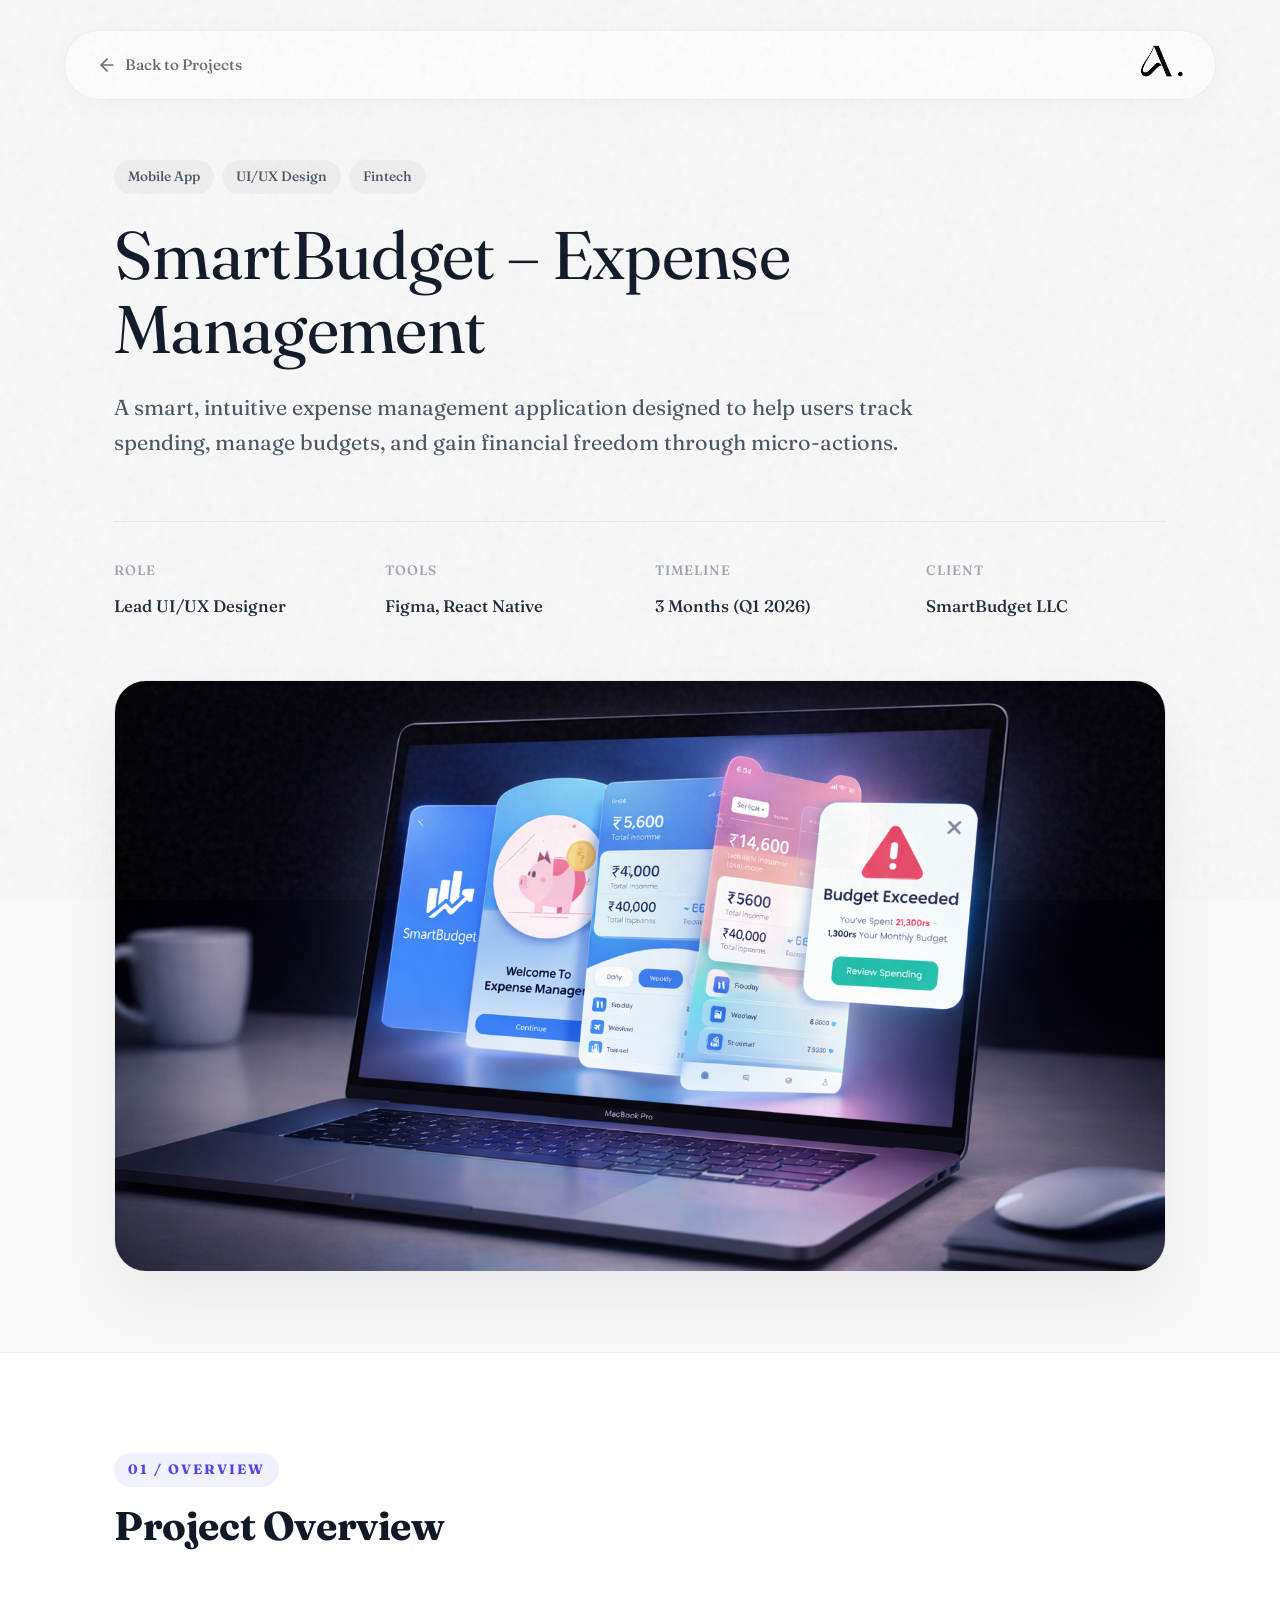
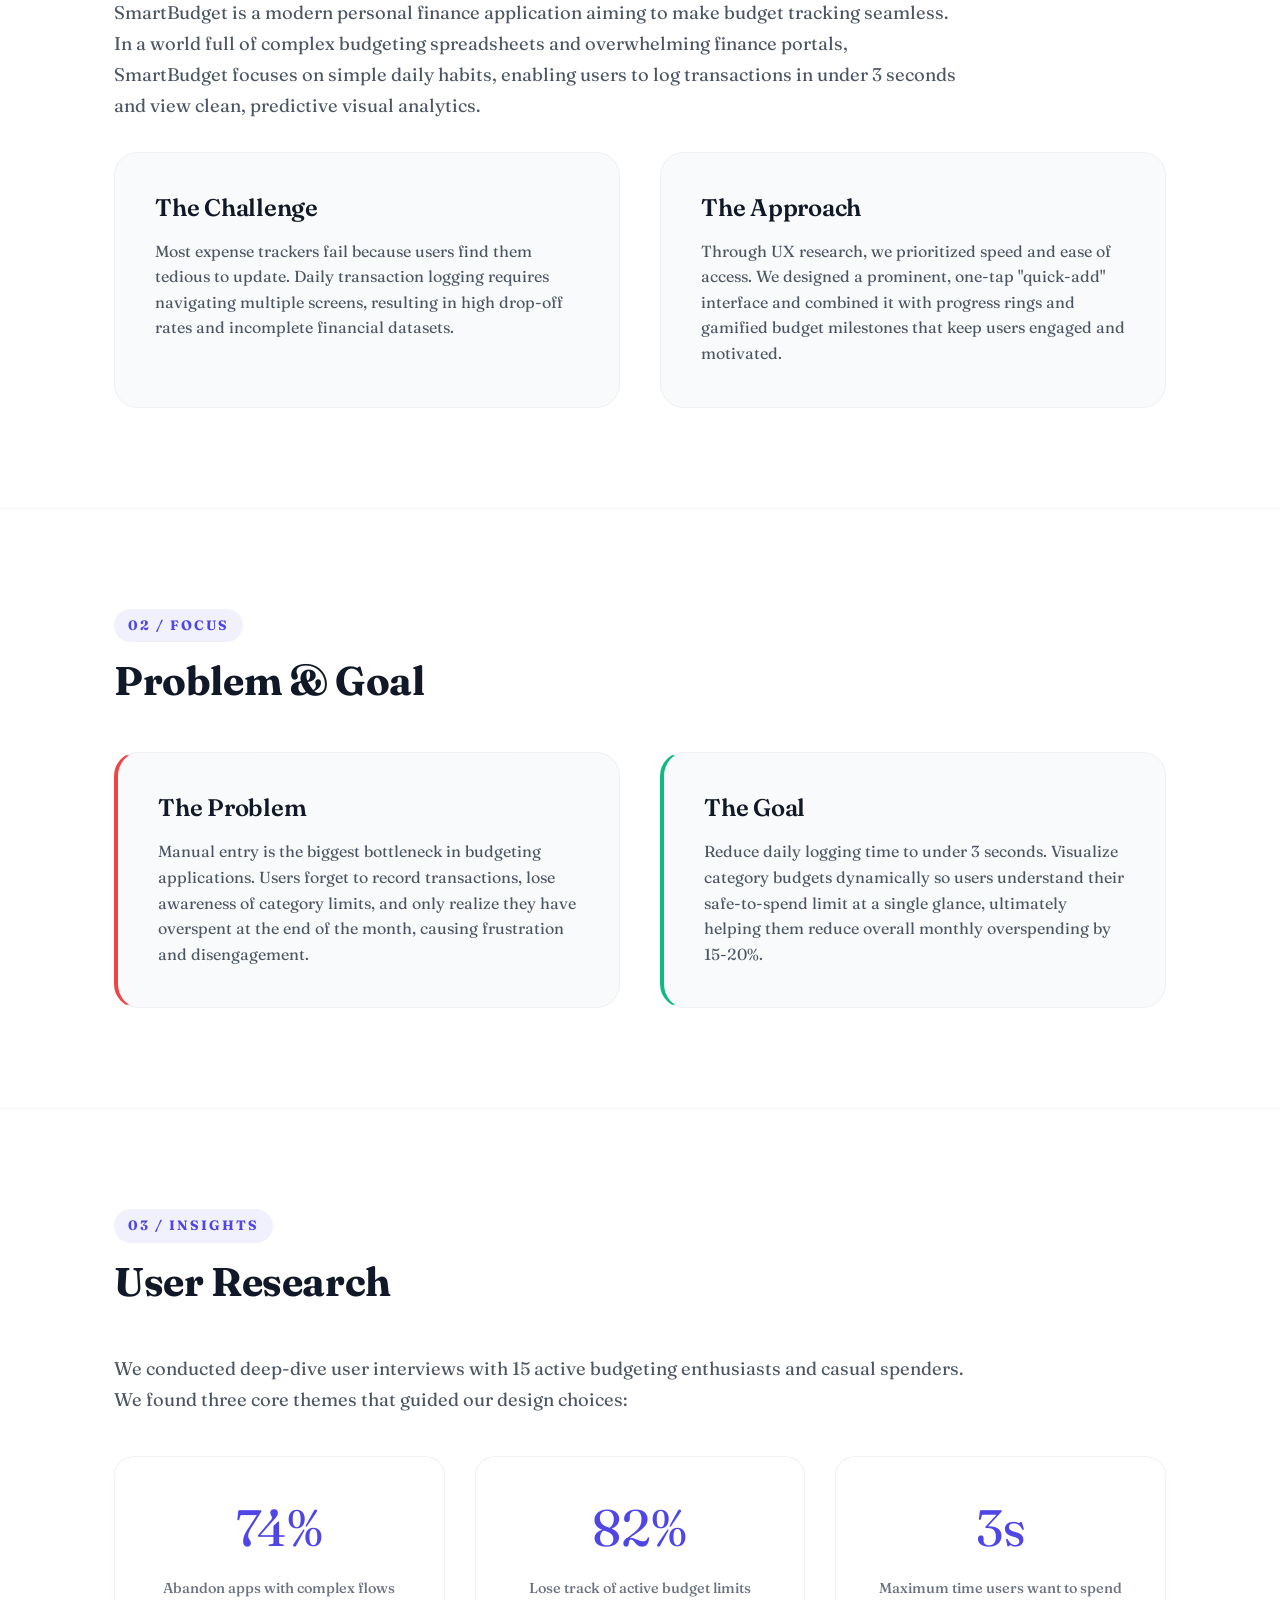
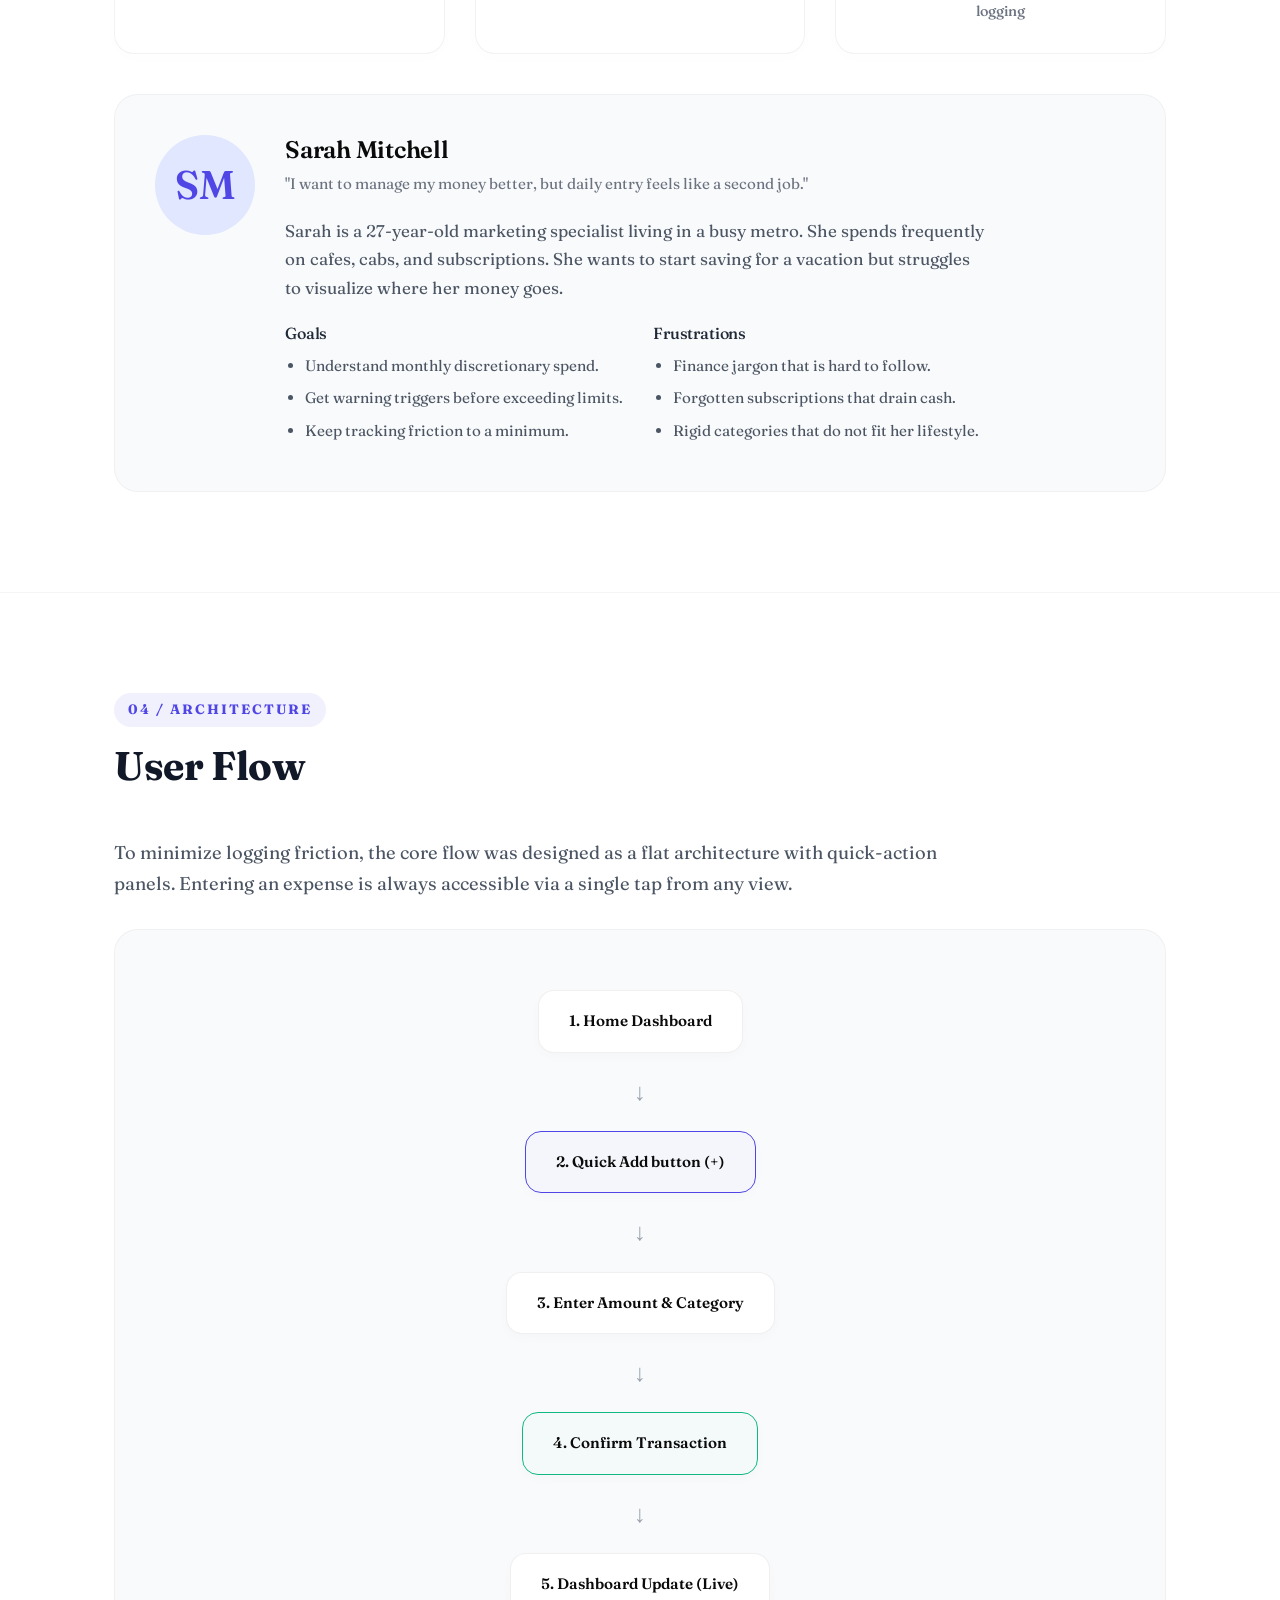
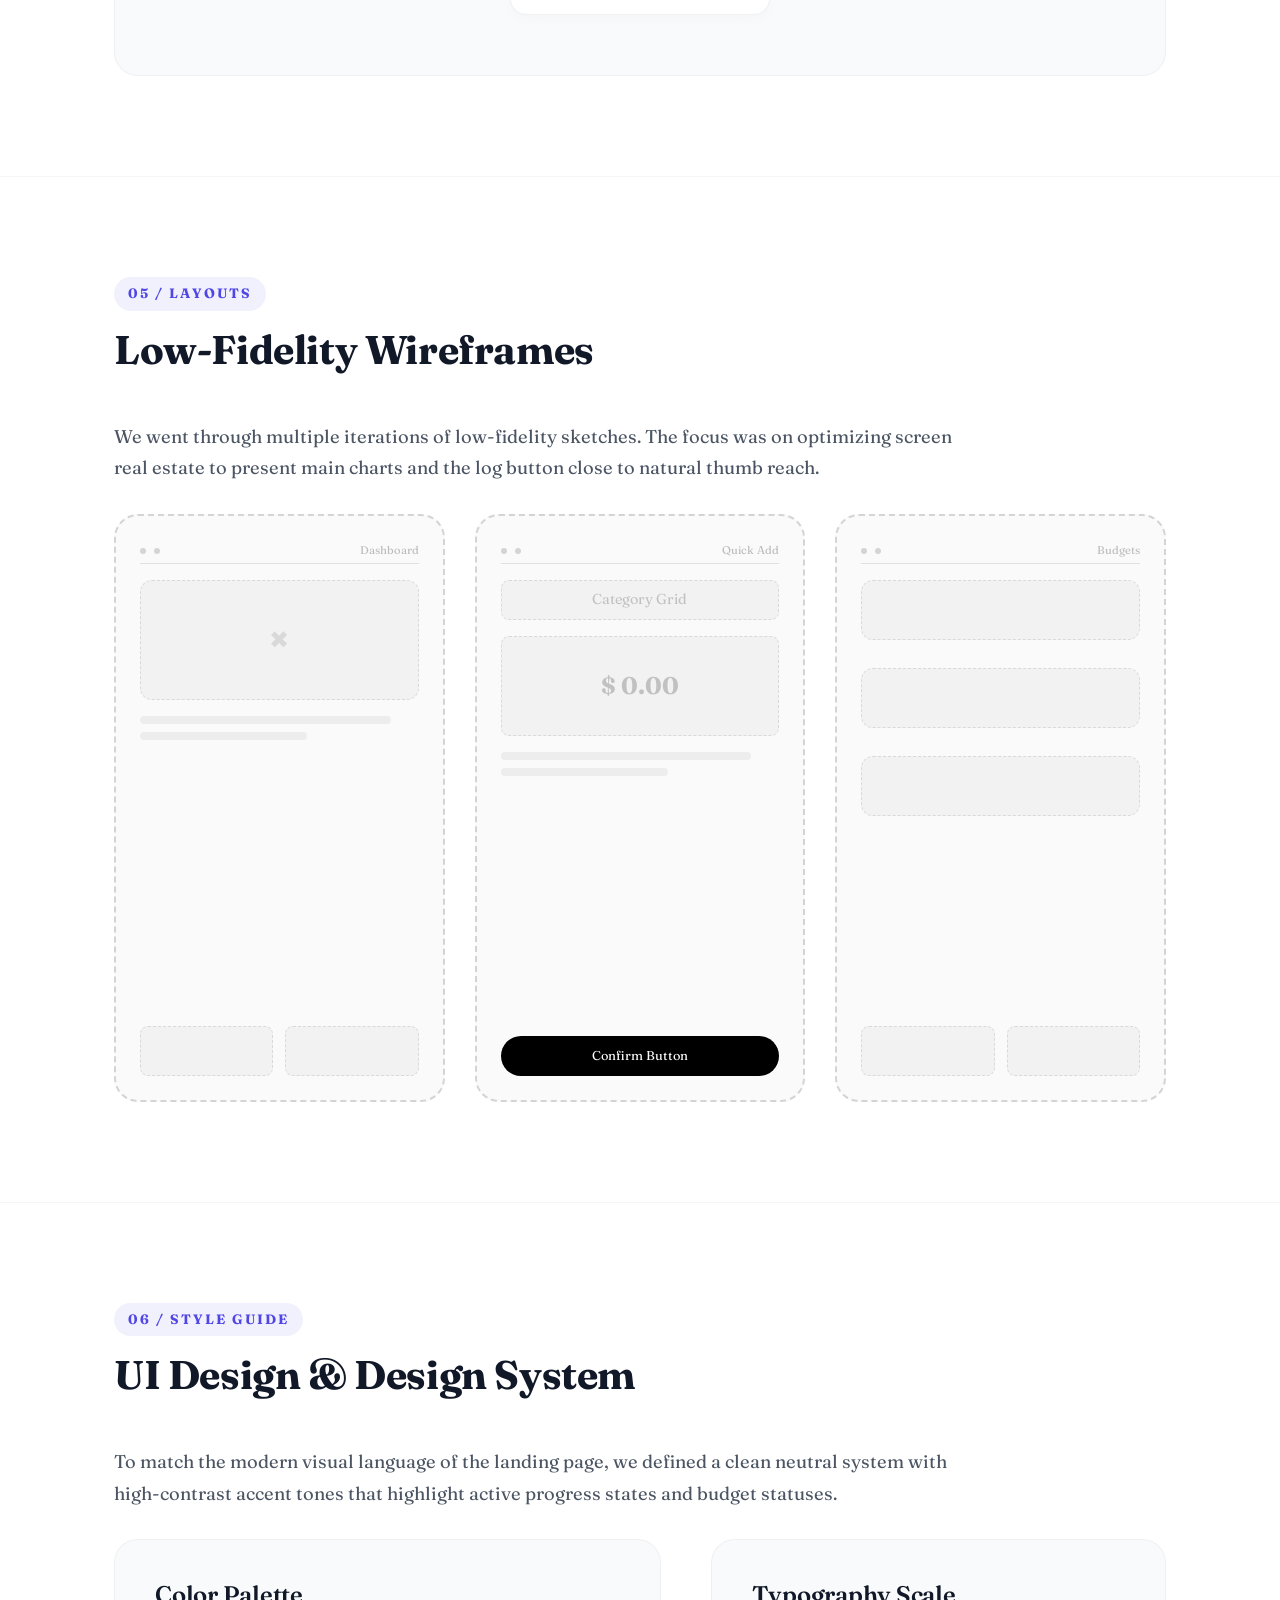
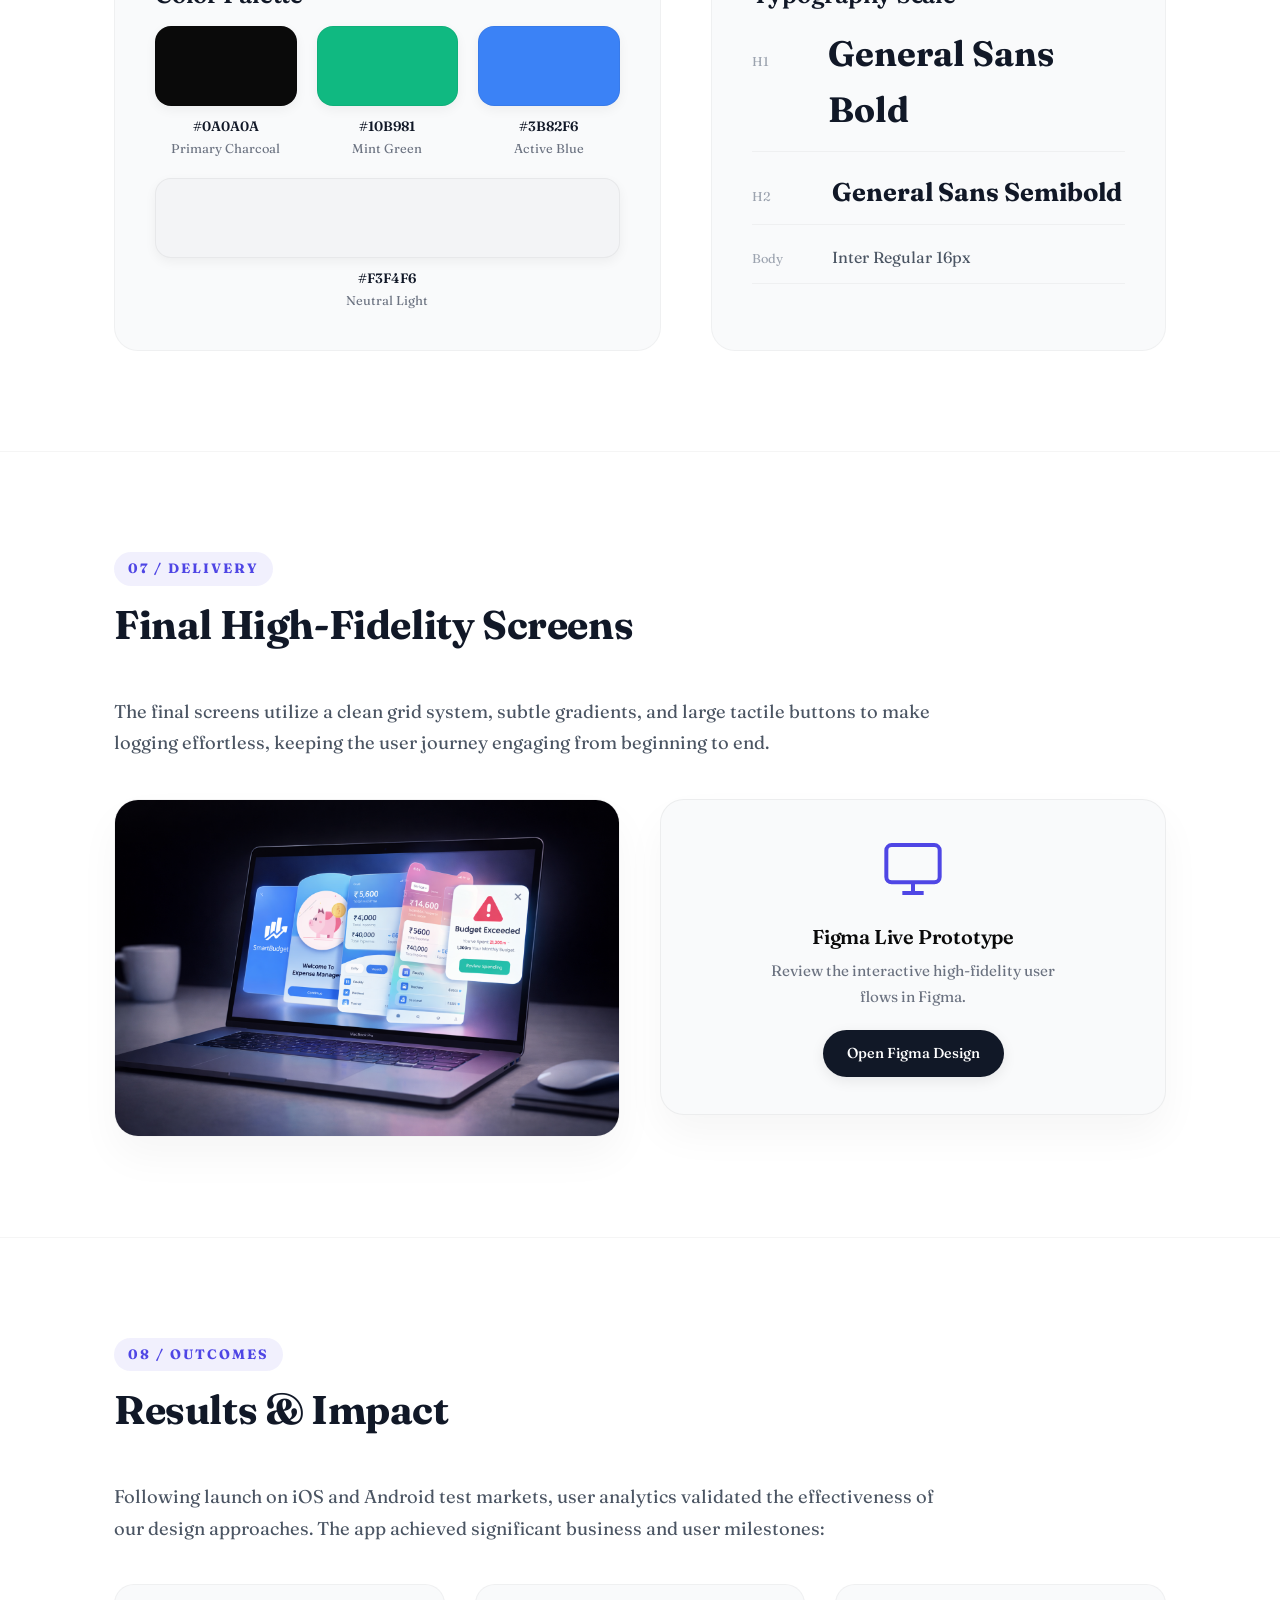
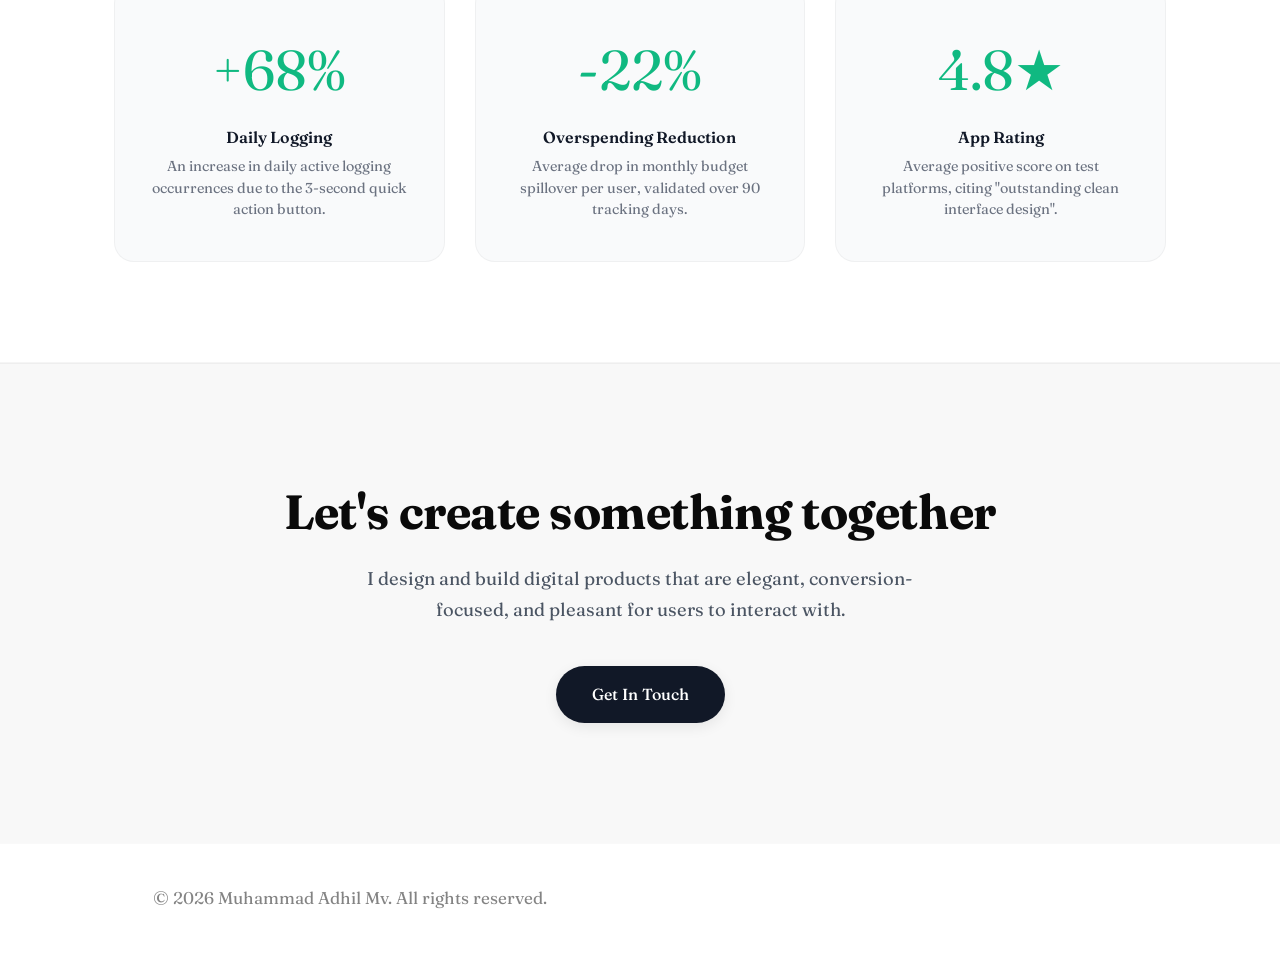
<file: case-study-smartbudget.html>
<!DOCTYPE html>
<html lang="en">

<head>
    <meta charset="UTF-8">
    <meta name="viewport" content="width=device-width, initial-scale=1.0">
    <title>SmartBudget Case Study | Muhammad Adhil Mv</title>

    <!-- Font: Fraunces Preloads & Google Fonts -->
    <link rel="preconnect" href="https://fonts.googleapis.com">
    <link rel="preconnect" href="https://fonts.gstatic.com" crossorigin>
    <link rel="preload" href="assets/fonts/fraunces-normal.woff2" as="font" type="font/woff2" crossorigin>
    <link rel="preload" href="assets/fonts/fraunces-italic.woff2" as="font" type="font/woff2" crossorigin>
    <link href="https://fonts.googleapis.com/css2?family=Fraunces:ital,opsz,wght@0,9..144,300..800;1,9..144,300..800&display=swap" rel="stylesheet">

    <!-- CSS -->
    <link rel="stylesheet" href="style.css?v=fraunces">
    <link rel="stylesheet" href="css/case-study.css?v=fraunces">
</head>

<body class="cs-body">
    <!-- Grain overlay -->
    <div style="position: fixed; top: 0; left: 0; width: 100vw; height: 100vh; pointer-events: none; z-index: 9999; opacity: 0.03; background-image: url(&quot;data:image/svg+xml,%3Csvg viewBox='0 0 200 200' xmlns='http://www.w3.org/2000/svg'%3E%3Cfilter id='noiseFilter'%3E%3CfeTurbulence type='fractalNoise' baseFrequency='0.65' numOctaves='3' stitchTiles='stitch'/%3E%3C/filter%3E%3Crect width='100%25' height='100%25' filter='url(%23noiseFilter)'/%3E%3C/svg%3E&quot;);"></div>

    <!-- Navigation -->
    <nav class="cs-navbar">
        <div class="cs-nav-pill">
            <a href="index.html#work" class="cs-back-btn">
                <svg width="20" height="20" viewBox="0 0 24 24" fill="none" stroke="currentColor" stroke-width="2" stroke-linecap="round" stroke-linejoin="round">
                    <line x1="19" y1="12" x2="5" y2="12"></line>
                    <polyline points="12 19 5 12 12 5"></polyline>
                </svg>
                Back to Projects
            </a>
            <div class="cs-nav-logo">
                <a href="index.html#home"><img src="./assets/logo1.png" alt="Logo"></a>
            </div>
        </div>
    </nav>

    <!-- Hero Section -->
    <header class="cs-hero">
        <div class="cs-container">
            <div class="cs-hero-tags">
                <span class="cs-hero-tag">Mobile App</span>
                <span class="cs-hero-tag">UI/UX Design</span>
                <span class="cs-hero-tag">Fintech</span>
            </div>
            <h1 class="cs-hero-title">SmartBudget – Expense Management</h1>
            <p class="cs-hero-subtitle">A smart, intuitive expense management application designed to help users track spending, manage budgets, and gain financial freedom through micro-actions.</p>
            
            <div class="cs-meta-grid">
                <div class="cs-meta-item">
                    <h4>Role</h4>
                    <p>Lead UI/UX Designer</p>
                </div>
                <div class="cs-meta-item">
                    <h4>Tools</h4>
                    <p>Figma, React Native</p>
                </div>
                <div class="cs-meta-item">
                    <h4>Timeline</h4>
                    <p>3 Months (Q1 2026)</p>
                </div>
                <div class="cs-meta-item">
                    <h4>Client</h4>
                    <p>SmartBudget LLC</p>
                </div>
            </div>

            <div class="cs-hero-mockup-wrapper">
                <img src="./assets/mockups/project1.png" alt="SmartBudget App Mockup">
            </div>
        </div>
    </header>

    <!-- Overview Section -->
    <section class="cs-section">
        <div class="cs-container">
            <div class="cs-section-header">
                <span class="cs-section-tag">01 / Overview</span>
                <h2 class="cs-section-title">Project Overview</h2>
            </div>
            <p class="cs-section-desc">SmartBudget is a modern personal finance application aiming to make budget tracking seamless. In a world full of complex budgeting spreadsheets and overwhelming finance portals, SmartBudget focuses on simple daily habits, enabling users to log transactions in under 3 seconds and view clean, predictive visual analytics.</p>
            
            <div class="cs-cards-grid-2">
                <div class="cs-content-card">
                    <h3>The Challenge</h3>
                    <p>Most expense trackers fail because users find them tedious to update. Daily transaction logging requires navigating multiple screens, resulting in high drop-off rates and incomplete financial datasets.</p>
                </div>
                <div class="cs-content-card">
                    <h3>The Approach</h3>
                    <p>Through UX research, we prioritized speed and ease of access. We designed a prominent, one-tap "quick-add" interface and combined it with progress rings and gamified budget milestones that keep users engaged and motivated.</p>
                </div>
            </div>
        </div>
    </section>

    <!-- Problem & Goal Section -->
    <section class="cs-section">
        <div class="cs-container">
            <div class="cs-section-header">
                <span class="cs-section-tag">02 / Focus</span>
                <h2 class="cs-section-title">Problem & Goal</h2>
            </div>
            <div class="cs-cards-grid-2">
                <div class="cs-content-card" style="border-left: 4px solid #ef4444;">
                    <h3>The Problem</h3>
                    <p>Manual entry is the biggest bottleneck in budgeting applications. Users forget to record transactions, lose awareness of category limits, and only realize they have overspent at the end of the month, causing frustration and disengagement.</p>
                </div>
                <div class="cs-content-card" style="border-left: 4px solid #10b981;">
                    <h3>The Goal</h3>
                    <p>Reduce daily logging time to under 3 seconds. Visualize category budgets dynamically so users understand their safe-to-spend limit at a single glance, ultimately helping them reduce overall monthly overspending by 15-20%.</p>
                </div>
            </div>
        </div>
    </section>

    <!-- Research Section -->
    <section class="cs-section">
        <div class="cs-container">
            <div class="cs-section-header">
                <span class="cs-section-tag">03 / Insights</span>
                <h2 class="cs-section-title">User Research</h2>
            </div>
            <p class="cs-section-desc">We conducted deep-dive user interviews with 15 active budgeting enthusiasts and casual spenders. We found three core themes that guided our design choices:</p>
            
            <div class="cs-research-stats">
                <div class="cs-stat-card">
                    <div class="cs-stat-val">74%</div>
                    <div class="cs-stat-lbl">Abandon apps with complex flows</div>
                </div>
                <div class="cs-stat-card">
                    <div class="cs-stat-val">82%</div>
                    <div class="cs-stat-lbl">Lose track of active budget limits</div>
                </div>
                <div class="cs-stat-card">
                    <div class="cs-stat-val">3s</div>
                    <div class="cs-stat-lbl">Maximum time users want to spend logging</div>
                </div>
            </div>

            <!-- Persona -->
            <div class="cs-persona-card">
                <div class="cs-persona-img-placeholder">SM</div>
                <div class="cs-persona-details">
                    <h3>Sarah Mitchell</h3>
                    <p class="cs-persona-tagline">"I want to manage my money better, but daily entry feels like a second job."</p>
                    <p style="color: #4b5563;">Sarah is a 27-year-old marketing specialist living in a busy metro. She spends frequently on cafes, cabs, and subscriptions. She wants to start saving for a vacation but struggles to visualize where her money goes.</p>
                    
                    <div class="cs-persona-columns">
                        <div class="cs-persona-col">
                            <h4>Goals</h4>
                            <ul>
                                <li>Understand monthly discretionary spend.</li>
                                <li>Get warning triggers before exceeding limits.</li>
                                <li>Keep tracking friction to a minimum.</li>
                            </ul>
                        </div>
                        <div class="cs-persona-col">
                            <h4>Frustrations</h4>
                            <ul>
                                <li>Finance jargon that is hard to follow.</li>
                                <li>Forgotten subscriptions that drain cash.</li>
                                <li>Rigid categories that do not fit her lifestyle.</li>
                            </ul>
                        </div>
                    </div>
                </div>
            </div>
        </div>
    </section>

    <!-- User Flow Section -->
    <section class="cs-section">
        <div class="cs-container">
            <div class="cs-section-header">
                <span class="cs-section-tag">04 / Architecture</span>
                <h2 class="cs-section-title">User Flow</h2>
            </div>
            <p class="cs-section-desc">To minimize logging friction, the core flow was designed as a flat architecture with quick-action panels. Entering an expense is always accessible via a single tap from any view.</p>
            
            <div class="cs-flow-diagram">
                <div class="cs-flow-step">1. Home Dashboard</div>
                <div class="cs-flow-arrow">↓</div>
                <div class="cs-flow-step" style="border-color: #4f46e5; background: rgba(79, 70, 229, 0.02);">2. Quick Add button (+)</div>
                <div class="cs-flow-arrow">↓</div>
                <div class="cs-flow-step">3. Enter Amount & Category</div>
                <div class="cs-flow-arrow">↓</div>
                <div class="cs-flow-step" style="border-color: #10b981; background: rgba(16, 185, 129, 0.02);">4. Confirm Transaction</div>
                <div class="cs-flow-arrow">↓</div>
                <div class="cs-flow-step">5. Dashboard Update (Live)</div>
            </div>
        </div>
    </section>

    <!-- Wireframes Section -->
    <section class="cs-section">
        <div class="cs-container">
            <div class="cs-section-header">
                <span class="cs-section-tag">05 / Layouts</span>
                <h2 class="cs-section-title">Low-Fidelity Wireframes</h2>
            </div>
            <p class="cs-section-desc">We went through multiple iterations of low-fidelity sketches. The focus was on optimizing screen real estate to present main charts and the log button close to natural thumb reach.</p>
            
            <div class="cs-wireframe-grid">
                <!-- Screen 1: Dashboard -->
                <div class="cs-wireframe-screen">
                    <div class="cs-wire-header">
                        <span class="cs-wire-dot"></span>
                        <span class="cs-wire-dot"></span>
                        <span style="font-size: 0.7rem; color: #bbb; margin-left: auto;">Dashboard</span>
                    </div>
                    <div class="cs-wire-hero"></div>
                    <div class="cs-wire-lines">
                        <div class="cs-wire-line-long"></div>
                        <div class="cs-wire-line-mid"></div>
                    </div>
                    <div class="cs-wire-blocks">
                        <div class="cs-wire-block"></div>
                        <div class="cs-wire-block"></div>
                    </div>
                </div>

                <!-- Screen 2: Quick Add -->
                <div class="cs-wireframe-screen">
                    <div class="cs-wire-header">
                        <span class="cs-wire-dot"></span>
                        <span class="cs-wire-dot"></span>
                        <span style="font-size: 0.7rem; color: #bbb; margin-left: auto;">Quick Add</span>
                    </div>
                    <div style="height: 40px; background: rgba(0,0,0,0.03); border-radius: 8px; border: 1.5px dashed rgba(0,0,0,0.1); display: flex; align-items: center; justify-content: center; font-size: 0.9rem; color: rgba(0,0,0,0.2);">Category Grid</div>
                    <div style="height: 100px; background: rgba(0,0,0,0.03); border-radius: 8px; border: 1.5px dashed rgba(0,0,0,0.1); display: flex; align-items: center; justify-content: center; font-size: 1.5rem; color: rgba(0,0,0,0.2); font-weight: bold; font-family: 'Fraunces', serif;">$ 0.00</div>
                    <div class="cs-wire-lines">
                        <div class="cs-wire-line-long"></div>
                        <div class="cs-wire-line-mid"></div>
                    </div>
                    <div style="height: 40px; background: #000; border-radius: 100px; margin-top: auto; display: flex; align-items: center; justify-content: center; color: #fff; font-size: 0.8rem;">Confirm Button</div>
                </div>

                <!-- Screen 3: Budgets -->
                <div class="cs-wireframe-screen">
                    <div class="cs-wire-header">
                        <span class="cs-wire-dot"></span>
                        <span class="cs-wire-dot"></span>
                        <span style="font-size: 0.7rem; color: #bbb; margin-left: auto;">Budgets</span>
                    </div>
                    <div style="height: 60px; background: rgba(0,0,0,0.03); border-radius: 12px; border: 1.5px dashed rgba(0,0,0,0.1); margin-bottom: 12px;"></div>
                    <div style="height: 60px; background: rgba(0,0,0,0.03); border-radius: 12px; border: 1.5px dashed rgba(0,0,0,0.1); margin-bottom: 12px;"></div>
                    <div style="height: 60px; background: rgba(0,0,0,0.03); border-radius: 12px; border: 1.5px dashed rgba(0,0,0,0.1); margin-bottom: 12px;"></div>
                    <div class="cs-wire-blocks">
                        <div class="cs-wire-block"></div>
                        <div class="cs-wire-block"></div>
                    </div>
                </div>
            </div>
        </div>
    </section>

    <!-- UI Design & Design System Section -->
    <section class="cs-section">
        <div class="cs-container">
            <div class="cs-section-header">
                <span class="cs-section-tag">06 / Style Guide</span>
                <h2 class="cs-section-title">UI Design & Design System</h2>
            </div>
            <p class="cs-section-desc">To match the modern visual language of the landing page, we defined a clean neutral system with high-contrast accent tones that highlight active progress states and budget statuses.</p>
            
            <div class="cs-ds-grid">
                <!-- Color Palette -->
                <div class="cs-content-card">
                    <h3>Color Palette</h3>
                    <div class="cs-color-swatches">
                        <div class="cs-swatch-card">
                            <div class="cs-swatch-color" style="background-color: #0a0a0a;"></div>
                            <div class="cs-swatch-hex">#0A0A0A</div>
                            <div class="cs-swatch-name">Primary Charcoal</div>
                        </div>
                        <div class="cs-swatch-card">
                            <div class="cs-swatch-color" style="background-color: #10b981;"></div>
                            <div class="cs-swatch-hex">#10B981</div>
                            <div class="cs-swatch-name">Mint Green</div>
                        </div>
                        <div class="cs-swatch-card">
                            <div class="cs-swatch-color" style="background-color: #3b82f6;"></div>
                            <div class="cs-swatch-hex">#3B82F6</div>
                            <div class="cs-swatch-name">Active Blue</div>
                        </div>
                        <div class="cs-swatch-card">
                            <div class="cs-swatch-color" style="background-color: #f3f4f6;"></div>
                            <div class="cs-swatch-hex">#F3F4F6</div>
                            <div class="cs-swatch-name">Neutral Light</div>
                        </div>
                    </div>
                </div>

                <!-- Typography -->
                <div class="cs-content-card">
                    <h3>Typography Scale</h3>
                    <div class="cs-typo-showcase">
                        <div class="cs-typo-item">
                            <span class="cs-typo-label">H1</span>
                            <span class="cs-typo-font" style="font-size: 2.2rem; font-family: 'Fraunces', serif;">General Sans Bold</span>
                        </div>
                        <div class="cs-typo-item">
                            <span class="cs-typo-label">H2</span>
                            <span class="cs-typo-font" style="font-size: 1.6rem; font-family: 'Fraunces', serif;">General Sans Semibold</span>
                        </div>
                        <div class="cs-typo-item">
                            <span class="cs-typo-label">Body</span>
                            <span style="font-size: 1rem; color: #4b5563; font-family: 'Fraunces', serif;">Inter Regular 16px</span>
                        </div>
                    </div>
                </div>
            </div>
        </div>
    </section>

    <!-- Final Screens Section -->
    <section class="cs-section">
        <div class="cs-container">
            <div class="cs-section-header">
                <span class="cs-section-tag">07 / Delivery</span>
                <h2 class="cs-section-title">Final High-Fidelity Screens</h2>
            </div>
            <p class="cs-section-desc">The final screens utilize a clean grid system, subtle gradients, and large tactile buttons to make logging effortless, keeping the user journey engaging from beginning to end.</p>
            
            <div class="cs-screens-grid">
                <div class="cs-screen-card">
                    <img src="./assets/mockups/project1.png" alt="SmartBudget Screen View 1">
                </div>
                <div class="cs-screen-card" style="display: flex; align-items: center; justify-content: center; background: #f9fafb; padding: 40px; aspect-ratio: 16/10;">
                    <div style="text-align: center;">
                        <svg width="64" height="64" viewBox="0 0 24 24" fill="none" stroke="currentColor" stroke-width="1.5" style="color: #4f46e5; margin-bottom: 16px;">
                            <rect x="2" y="3" width="20" height="14" rx="2" ry="2"></rect>
                            <line x1="8" y1="21" x2="16" y2="21"></line>
                            <line x1="12" y1="17" x2="12" y2="21"></line>
                        </svg>
                        <h4 style="font-size: 1.25rem; font-weight: 600; margin-bottom: 8px;">Figma Live Prototype</h4>
                        <p style="font-size: 0.95rem; color: #6b7280; max-width: 320px;">Review the interactive high-fidelity user flows in Figma.</p>
                        <a href="https://www.figma.com/design/F6FZ9YNZA1rvLP2UxXoJi8/Untitled?node-id=0-1&t=aJsFImDThCONE8hL-1" target="_blank" class="cs-btn-primary" style="margin-top: 20px; padding: 12px 24px; font-size: 0.9rem;">Open Figma Design</a>
                    </div>
                </div>
            </div>
        </div>
    </section>

    <!-- Results Section -->
    <section class="cs-section">
        <div class="cs-container">
            <div class="cs-section-header">
                <span class="cs-section-tag">08 / Outcomes</span>
                <h2 class="cs-section-title">Results & Impact</h2>
            </div>
            <p class="cs-section-desc">Following launch on iOS and Android test markets, user analytics validated the effectiveness of our design approaches. The app achieved significant business and user milestones:</p>
            
            <div class="cs-results-grid">
                <div class="cs-result-card">
                    <div class="cs-result-value">+68%</div>
                    <div class="cs-result-label">Daily Logging</div>
                    <p class="cs-result-desc">An increase in daily active logging occurrences due to the 3-second quick action button.</p>
                </div>
                <div class="cs-result-card">
                    <div class="cs-result-value">-22%</div>
                    <div class="cs-result-label">Overspending Reduction</div>
                    <p class="cs-result-desc">Average drop in monthly budget spillover per user, validated over 90 tracking days.</p>
                </div>
                <div class="cs-result-card">
                    <div class="cs-result-value">4.8★</div>
                    <div class="cs-result-label">App Rating</div>
                    <p class="cs-result-desc">Average positive score on test platforms, citing "outstanding clean interface design".</p>
                </div>
            </div>
        </div>
    </section>

    <!-- CTA Footer -->
    <section class="cs-cta-section">
        <div class="cs-container">
            <h2>Let's create something together</h2>
            <p>I design and build digital products that are elegant, conversion-focused, and pleasant for users to interact with.</p>
            <a href="index.html#contact" class="cs-btn-primary">Get In Touch</a>
        </div>
    </section>

    <!-- Copyright -->
    <footer style="text-align: center; padding: 40px 0; background: #ffffff; opacity: 0.5; font-size: 0.9rem; border-top: 1px solid rgba(0,0,0,0.04);">
        <p>&copy; 2026 Muhammad Adhil Mv. All rights reserved.</p>
    </footer>

    <!-- Scripts -->
    <script src="https://cdnjs.cloudflare.com/ajax/libs/gsap/3.12.2/gsap.min.js"></script>
    <script>
        // Simple entry fade animations
        document.addEventListener('DOMContentLoaded', () => {
            gsap.from('.cs-hero-tag', { opacity: 0, y: 15, stagger: 0.1, duration: 0.8, ease: 'power3.out' });
            gsap.from('.cs-hero-title', { opacity: 0, y: 30, duration: 1, delay: 0.2, ease: 'power3.out' });
            gsap.from('.cs-hero-subtitle', { opacity: 0, y: 30, duration: 1, delay: 0.35, ease: 'power3.out' });
            gsap.from('.cs-meta-item', { opacity: 0, y: 20, stagger: 0.1, duration: 0.8, delay: 0.5, ease: 'power3.out' });
            gsap.from('.cs-hero-mockup-wrapper', { opacity: 0, y: 40, duration: 1.2, delay: 0.7, ease: 'power3.out' });
        });
    </script>
</body>

</html>
</file>
<file: style.css>
@import url('https://fonts.googleapis.com/css2?family=Fraunces:ital,opsz,wght@0,9..144,100..900;1,9..144,100..900&display=swap');

/* ==========================================
   Fraunces Custom Webfont Family (Variable)
   ========================================== */
@font-face {
    font-family: 'Fraunces';
    src: url('assets/fonts/fraunces-normal.woff2') format('woff2');
    font-weight: 100 900;
    font-style: normal;
    font-display: swap;
}

@font-face {
    font-family: 'Fraunces';
    src: url('assets/fonts/fraunces-italic.woff2') format('woff2');
    font-weight: 100 900;
    font-style: italic;
    font-display: swap;
}

/* Global Styles & Variables */
:root {
    --bg-color: #ffffff;
    --bg-secondary: #f8f8f8;
    --accent-color: #0a0a0a;
    --button-mint: #ffffff;
    --text-color: #0a0a0a;
    --text-muted: #6b6b6b;
    --white: #ffffff;
    --border-color: rgba(0, 0, 0, 0.06);

    --font-heading: 'Fraunces', serif;
    --font-body: 'Fraunces', serif;
    --font-serif: 'Fraunces', serif;
    --font-handwritten: 'Fraunces', serif;
    --font-sans: 'Fraunces', serif;

    --spacing-xs: 8px;
    --spacing-sm: 16px;
    --spacing-md: 32px;
    --spacing-lg: 64px;
    --spacing-xl: 120px;

    --radius-sm: 12px;
    --radius-md: 24px;
    --radius-lg: 40px;
    --radius-full: 9999px;
}

* {
    margin: 0;
    padding: 0;
    box-sizing: border-box;
    scroll-behavior: smooth;
    font-family: inherit;
}

html, body {
    font-family: "Fraunces", serif;
}

body, button, input, textarea, select, a, p, span, h1, h2, h3, h4, h5, h6, label, div {
    font-family: "Fraunces", serif;
}

body {
    background-color: #ffffff;
    color: #0a0a0a;
    font-family: "Fraunces", serif;
    font-weight: 400;
    line-height: 1.6;
    overflow-x: hidden;
    -webkit-font-smoothing: antialiased;
    -moz-osx-font-smoothing: grayscale;
}

/* Subtle grain texture overlay for advanced premium feel */
body::before {
    content: "";
    position: fixed;
    top: 0; left: 0; width: 100vw; height: 100vh;
    pointer-events: none;
    z-index: 9999;
    opacity: 0.03;
    background-image: url("data:image/svg+xml,%3Csvg viewBox='0 0 200 200' xmlns='http://www.w3.org/2000/svg'%3E%3Cfilter id='noiseFilter'%3E%3CfeTurbulence type='fractalNoise' baseFrequency='0.65' numOctaves='3' stitchTiles='stitch'/%3E%3C/filter%3E%3Crect width='100%25' height='100%25' filter='url(%23noiseFilter)'/%3E%3C/svg%3E");
}

a {
    text-decoration: none;
    color: inherit;
    transition: opacity 0.3s ease;
}

ul {
    list-style: none;
}

button, a[class*="btn-"], .view-project-btn, .m-view-btn {
    cursor: pointer;
    font-family: "Fraunces", serif;
    font-weight: 500;
    border: none;
    outline: none;
    transition: all 0.3s ease;
}

button:hover, a[class*="btn-"]:hover, .view-project-btn:hover, .m-view-btn:hover {
    transform: scale(1.03);
    box-shadow: 0 10px 20px rgba(0,0,0,0.05); /* Slight shadow glow */
}

button:active, a[class*="btn-"]:active, .view-project-btn:active, .m-view-btn:active {
    transform: scale(0.97) !important;
}

button:disabled, button:disabled:hover, .btn-whatsapp-send:disabled {
    opacity: 0.5 !important;
    cursor: not-allowed !important;
    transform: none !important;
    box-shadow: none !important;
}

button:focus-visible, a:focus-visible, input:focus-visible, textarea:focus-visible {
    outline: 2px solid var(--accent-color);
    outline-offset: 2px;
}

@media (max-width: 768px) {
    button, a[class*="btn-"], .view-project-btn, .m-view-btn {
        min-height: 44px;
        display: inline-flex;
        align-items: center;
        justify-content: center;
    }
}

input, textarea {
    font-family: "Fraunces", serif;
}

/* Typography Utilities */
h1, h2, h3, h4, h5, h6 {
    font-family: "Fraunces", serif;
    font-weight: 500;
    font-style: normal;
    letter-spacing: -0.01em;
    color: #0a0a0a;
    line-height: 1.15;
}

h1 {
    font-size: 64px;
    font-weight: 500;
    line-height: 1.1;
    margin-bottom: var(--spacing-sm);
}

h2 {
    font-size: 48px;
    font-weight: 500;
    line-height: 1.15;
}

h3 {
    font-size: 32px;
    font-weight: 500;
    line-height: 1.25;
}

h4 {
    font-size: 24px;
    font-weight: 500;
    line-height: 1.3;
}

p {
    font-family: "Fraunces", serif;
    font-size: 17px;
    font-weight: 400;
    line-height: 1.7;
    max-width: 700px;
}

small {
    font-family: "Fraunces", serif;
    font-size: 14px;
    font-weight: 400;
}

.bold-name {
    font-family: "Fraunces", serif;
    font-weight: 600;
}

.serif-font {
    font-family: "Fraunces", serif;
    font-style: normal;
    font-weight: 400;
}

.handwritten, .font-handwritten {
    font-family: "Fraunces", serif;
}

/* Layout Utility */
.container {
    width: 100%;
    max-width: 1400px;
    margin: 0 auto;
    padding: 0 5%;
}

.navbar {
    position: fixed;
    top: 0;
    left: 0;
    width: 100%;
    padding: 24px 0;
    background: transparent;
    z-index: 1000;
    isolation: isolate;
    transform: translateZ(0);
    -webkit-transform: translateZ(0);
    will-change: padding;
    transition: padding 0.35s cubic-bezier(0.16, 1, 0.3, 1);
}

/* Background blur overlay layer with smooth opacity transition to prevent flicker/flash */
.navbar::before {
    content: '';
    position: absolute;
    top: 0;
    left: 0;
    width: 100%;
    height: 100%;
    background: rgba(255, 255, 255, 0.85);
    backdrop-filter: blur(16px);
    -webkit-backdrop-filter: blur(16px);
    border-bottom: 1px solid rgba(0, 0, 0, 0.05);
    box-shadow: 0 4px 20px rgba(0, 0, 0, 0.03);
    opacity: 0;
    pointer-events: none;
    z-index: -1;
    transform: translateZ(0);
    -webkit-transform: translateZ(0);
    transition: opacity 0.35s cubic-bezier(0.16, 1, 0.3, 1);
}

.navbar.navbar-scrolled {
    padding: 14px 0;
}

.navbar.navbar-scrolled::before {
    opacity: 1;
}

.nav-container {
    position: relative;
    display: flex;
    justify-content: space-between;
    align-items: center;
}

.logo {
    display: flex;
    align-items: center;
}

.logo img {
    height: 40px;
    width: auto;
    object-fit: contain;
    filter: brightness(0);
}

.faq-icon-circle img, .footer-icon-circle img {
    filter: brightness(0);
}

.nav-center-pill {
    position: absolute;
    left: 50%;
    top: 50%;
    transform: translate(-50%, -50%);
    z-index: 1001;
    background: rgba(255, 255, 255, 0.7);
    backdrop-filter: blur(12px);
    -webkit-backdrop-filter: blur(12px);
    padding: 16px 40px;
    border-radius: var(--radius-full);
    display: flex;
    gap: 40px;
    border: 1px solid var(--border-color);
    box-shadow: 0 4px 24px rgba(0, 0, 0, 0.03);
    transition: border-color 0.35s ease, box-shadow 0.35s ease, background-color 0.35s ease;
}

.navbar.navbar-scrolled .nav-center-pill {
    border-color: rgba(0, 0, 0, 0.06);
    box-shadow: 0 2px 16px rgba(0, 0, 0, 0.04);
}

.nav-center-pill a {
    font-size: 0.95rem;
    font-weight: 500;
    color: var(--text-muted);
    position: relative;
    text-transform: capitalize;
    transition: color 0.3s ease;
}

.nav-center-pill a:hover {
    color: var(--accent-color);
}

/* Active Line Animation */
.nav-center-pill a::after {
    content: '';
    position: absolute;
    bottom: -6px;
    left: 50%;
    width: 0;
    height: 1px;
    background-color: var(--accent-color);
    transition: all 0.3s ease;
    transform: translateX(-50%);
}

.nav-center-pill a:hover::after,
.nav-center-pill a.active::after {
    width: 100%;
}

.nav-center-pill a.active {
    color: var(--accent-color);
}

.btn-hire {
    background: var(--accent-color);
    color: var(--white);
    padding: 14px 32px;
    border-radius: var(--radius-full);
    font-weight: 500;
    font-size: 0.95rem;
    transition: transform 0.3s ease, background 0.3s ease;
}

.btn-hire:hover {
    transform: translateY(-2px);
    background: #222222;
}

/* Hero Section */
.hero.minimal-hero {
    min-height: 100vh;
    display: flex;
    justify-content: center;
    align-items: center;
    padding: 180px 5% 100px;
    width: 100%;
    position: relative;
    background-color: #f6f6f6;
    border-bottom-left-radius: 40px;
    border-bottom-right-radius: 40px;
    box-shadow: 0 10px 40px rgba(0,0,0,0.02);
    overflow: hidden;
}

/* Subtle background noise texture overlay inside the hero */
.hero.minimal-hero::after {
    content: "";
    position: absolute;
    top: 0; left: 0; width: 100%; height: 100%;
    background-image: url("data:image/svg+xml,%3Csvg viewBox='0 0 200 200' xmlns='http://www.w3.org/2000/svg'%3E%3Cfilter id='noiseFilter'%3E%3CfeTurbulence type='fractalNoise' baseFrequency='0.8' numOctaves='3' stitchTiles='stitch'/%3E%3C/filter%3E%3Crect width='100%25' height='100%25' filter='url(%23noiseFilter)'/%3E%3C/svg%3E");
    opacity: 0.04;
    pointer-events: none;
    z-index: 0;
}

.minimal-container {
    display: flex;
    justify-content: center;
    align-items: center;
    width: 100%;
    position: relative;
    z-index: 1;
}

.hero-minimal-content {
    display: flex;
    flex-direction: column;
    align-items: center;
    text-align: center;
    max-width: 900px;
}

/* Profile Badge Group */
.profile-badge {
    position: relative;
    display: inline-flex;
    flex-direction: column;
    align-items: center;
    margin-bottom: 32px;
}

.profile-img-wrap {
    width: 80px;
    height: 80px;
    border-radius: 50%;
    overflow: hidden;
    position: relative;
    box-shadow: 0 8px 24px rgba(0, 0, 0, 0.08);
    background: #e0e0e0;
    transition: transform 0.5s cubic-bezier(0.16, 1, 0.3, 1);
}

.profile-img-wrap:hover {
    transform: scale(1.05) translateY(-5px);
}

.profile-avatar {
    width: 100%;
    height: 100%;
    object-fit: cover;
}

.profile-name-tag {
    position: absolute;
    right: -100px;
    top: -30px;
    background: #ffffff;
    padding: 8px 18px;
    border-radius: 20px;
    box-shadow: 0 8px 24px rgba(0, 0, 0, 0.06);
    font-size: 1.25rem;
    font-weight: 600;
    font-family: "Fraunces", serif;
    letter-spacing: 0.02em;
    color: #222;
    white-space: nowrap;
    border: 1px solid rgba(0,0,0,0.04);
    pointer-events: none;
    display: flex;
    align-items: center;
    gap: 6px;
    animation: floatingProfileTag 4s ease-in-out infinite 0.5s;
}

.talk-btn {
  display: inline-block;
  background: #000;
  color: #fff;
  padding: 16px 40px;
  border-radius: 999px;
  text-decoration: none;
  font-size: 16px;
  font-weight: 500;
  letter-spacing: 0.5px;

  transition: all 0.35s ease;
}

/* Hover */
.talk-btn:hover {
  background: #111;
  transform: translateY(-3px) scale(1.03);
  box-shadow: 0 10px 25px rgba(0,0,0,0.25);
}

/* Click (ACTIVE) — combine with hover */
.talk-btn:active {
  transform: translateY(-1px) scale(0.97);
}




@keyframes floatingProfileTag {
    0%, 100% { transform: translateY(0); }
    50% { transform: translateY(-4px); }
}

/* Minimal Headline */
.minimal-headline {
    font-family: "Fraunces", serif;
    font-style: normal;
    font-size: 5rem;
    line-height: 1.1;
    font-weight: 400;
    color: #111111;
    margin-bottom: 24px;
    letter-spacing: -0.01em;
}

.minimal-subtitle {
    font-family: "Fraunces", serif;
    font-style: normal;
    font-size: 1.35rem;
    color: #555555;
    font-weight: 400;
    margin-bottom: 48px;
    max-width: 600px;
    line-height: 1.6;
}

/* CTA Button */
.cta-wrapper {
    display: flex;
    justify-content: center;
}

.btn-minimal-cta {
    display: inline-flex;
    align-items: center;
    gap: 12px;
    background: #000000;
    color: #ffffff;
    padding: 16px 36px;
    border-radius: 9999px;
    font-size: 1.05rem;
    font-weight: 500;
    transition: all 0.3s cubic-bezier(0.16, 1, 0.3, 1);
    box-shadow: 0 4px 14px rgba(0,0,0,0.1);
}

.btn-minimal-cta:hover {
    transform: scale(1.04);
    box-shadow: 0 12px 24px rgba(0,0,0,0.15);
    background: #1a1a1a;
}

/* Hero Social Icons */
.hero-socials {
    display: flex;
    justify-content: center;
    align-items: center;
    gap: 16px;
    margin-top: 32px;
}

.social-sq-btn {
    width: 48px;
    height: 48px;
    display: flex;
    justify-content: center;
    align-items: center;
    background-color: #f2f2f2;
    border: 1px solid #eaeaea;
    border-radius: 14px;
    color: #111111;
    box-shadow: 0 4px 12px rgba(0,0,0,0.03);
    transition: all 0.25s ease;
    text-decoration: none;
}

.social-sq-btn:hover {
    transform: translateY(-3px) scale(1.05);
    background-color: #eaeaea;
    box-shadow: 0 8px 16px rgba(0,0,0,0.06);
    color: #000000;
}

.social-sq-btn svg {
    transition: transform 0.25s ease;
}

.social-sq-btn:hover svg {
    transform: scale(1.1);
}

/* Simple Load Animations */
.fadeIn {
    opacity: 0;
    animation: fadeInAnim 1s ease forwards;
}

.slideUp {
    opacity: 0;
    transform: translateY(30px);
    animation: slideUpAnim 1.2s cubic-bezier(0.16, 1, 0.3, 1) forwards 0.2s;
}

.slideUpDelay {
    opacity: 0;
    transform: translateY(30px);
    animation: slideUpAnim 1.2s cubic-bezier(0.16, 1, 0.3, 1) forwards 0.35s;
}

.fadeInDelay {
    opacity: 0;
    transform: translateY(15px);
    animation: slideUpAnim 1s cubic-bezier(0.16, 1, 0.3, 1) forwards 0.5s;
}

.slideUpDelayIcon {
    opacity: 0;
    transform: translateY(20px);
    animation: slideUpAnim 1s cubic-bezier(0.16, 1, 0.3, 1) forwards;
}

@keyframes fadeInAnim {
    to { opacity: 1; }
}

@keyframes slideUpAnim {
    to { opacity: 1; transform: translateY(0); }
}

/* Responsive adjustments */
@media (max-width: 768px) {
    .minimal-headline {
        font-size: 2.8rem;
        margin-bottom: 16px;
    }

    .minimal-subtitle {
        font-size: 1.05rem;
        margin-bottom: 32px;
        padding: 0 15px;
    }
    
    .hero-socials {
        margin-top: 24px;
        gap: 12px;
    }
    
    .social-sq-btn {
        width: 40px;
        height: 40px;
        border-radius: 12px;
    }
    
    .social-sq-btn svg {
        width: 18px;
        height: 18px;
    }
    
    .profile-name-tag {
        right: -40px;
        top: -32px;
        font-size: 0.75rem;
        padding: 6px 12px;
    }
    
    .hero.minimal-hero {
        padding: 140px 5% 80px;
        border-bottom-left-radius: 20px;
        border-bottom-right-radius: 20px;
    }
}

/* About Section */
.about {
    padding: var(--spacing-xl) 0;
    width: 100%;
}

.about-container {
    display: grid;
    grid-template-columns: 1fr 1fr;
    gap: 80px;
    align-items: center;
}

.about-frame {
    width: 350px;
    height: 450px;
    border: 1px solid var(--accent-color);
    border-radius: 200px 200px 0 0;
    padding: 20px;
    position: relative;
}

.about-img-placeholder {
    width: 100%;
    height: 100%;
    background: #EAE5D9;
    border-radius: 180px 180px 0 0;
    background-image: linear-gradient(135deg, #EAE5D9 0%, #dcd6c8 100%);
}

.section-subtitle {
    font-size: 0.9rem;
    text-transform: uppercase;
    letter-spacing: 2px;
    color: var(--accent-color);
    margin-bottom: var(--spacing-sm);
    opacity: 0.7;
}

.section-title {
    font-size: 3rem;
    line-height: 1.1;
    margin-bottom: var(--spacing-lg);
    color: var(--accent-color);
}

.stats-grid {
    display: grid;
    grid-template-columns: repeat(3, 1fr);
    gap: 30px;
}

.stat-number {
    display: block;
    font-size: 2.5rem;
    font-weight: 400;
    margin-bottom: 8px;
    font-family: "Fraunces", serif;
}

.stat-label {
    font-size: 0.85rem;
    opacity: 0.7;
    text-transform: uppercase;
    letter-spacing: 1px;
}

/* --- Horizontal Scroll Section --- */
.horizontal-scroll-wrapper {
    height: 400vh;
    /* 4 panels * 100vh */
    position: relative;
    background-color: #F4F0E6;
    /* Beige background matching the design */
    width: 100%;
}

.horizontal-scroll-container {
    position: sticky;
    top: 0;
    height: 100vh;
    display: flex;
    overflow-x: hidden;
    /* Hide overflow as JS will translate */
    will-change: transform;
    width: 400vw;
    /* 4 panels * 100vw */
}

.h-panel {
    flex: 0 0 100vw;
    width: 100vw;
    height: 100vh;
    position: relative;
    display: flex;
    justify-content: center;
    align-items: center;
    overflow: hidden;
}

/* --- Panel 1: Intro --- */
.h-intro {
    background-color: transparent;
}

.floating-icons {
    position: absolute;
    width: 100%;
    height: 100%;
    top: 0;
    left: 0;
    pointer-events: none;
}

.h-icon {
    position: absolute;
    width: 64px;
    height: 64px;
    background-color: var(--accent-color);
    border-radius: 16px;
    padding: 16px;
    box-sizing: border-box;
    box-shadow: 0 10px 20px rgba(0, 0, 0, 0.2);
    opacity: 0.95;
    animation: floatIcon 4s ease-in-out infinite;
}

@keyframes floatIcon {

    0%,
    100% {
        transform: rotate(var(--rot, 0deg)) translateY(0);
    }

    50% {
        transform: rotate(var(--rot, 0deg)) translateY(-15px);
    }
}

/* Random icon positions resembling the design */
.h-i-1 {
    top: 25%;
    left: 20%;
    --rot: -15deg;
    animation-delay: 0s;
}

.h-i-2 {
    top: 18%;
    left: 32%;
    --rot: 10deg;
    animation-delay: 0.5s;
}

.h-i-3 {
    top: 50%;
    left: 15%;
    --rot: -5deg;
    animation-delay: 1s;
}

.h-i-4 {
    top: 80%;
    left: 22%;
    --rot: 15deg;
    animation-delay: 1.5s;
}

.h-i-5 {
    top: 20%;
    left: 68%;
    --rot: 0deg;
    animation-delay: 2s;
}

.h-i-6 {
    top: 30%;
    left: 78%;
    --rot: -10deg;
    animation-delay: 2.5s;
}

.h-i-7 {
    top: 55%;
    left: 82%;
    --rot: 15deg;
    animation-delay: 3s;
}

.h-i-8 {
    top: 80%;
    left: 72%;
    --rot: -25deg;
    animation-delay: 3.5s;
}

.h-title-box {
    text-align: center;
    z-index: 2;
}

.h-main-title {
    font-size: 5.5rem;
    line-height: 1.1;
    color: #3B423C;
    /* Dark greenish-grey */
    margin-bottom: 60px;
    letter-spacing: -0.02em;
}

.font-primary {
    font-family: "Fraunces", serif;
    font-style: normal;
    font-weight: 700;
}

.font-accent {
    font-family: "Fraunces", serif;
    font-style: normal;
    color: var(--accent-color);
    /* Updated to match layout */
}

.h-scroll-prompt {
    display: flex;
    flex-direction: column;
    align-items: center;
    justify-content: center;
    gap: 15px;
}

.h-scroll-text {
    font-size: 0.75rem;
    letter-spacing: 3px;
    color: #5A6A6A;
    text-transform: uppercase;
}

.h-mouse {
    width: 24px;
    height: 36px;
    border: 1.5px solid #5A6A6A;
    border-radius: 12px;
    position: relative;
}

.h-wheel {
    width: 3px;
    height: 6px;
    background-color: var(--accent-color);
    border-radius: 1.5px;
    position: absolute;
    top: 6px;
    left: 50%;
    transform: translateX(-50%);
    animation: scrollWheel 1.5s infinite;
}

@keyframes scrollWheel {
    0% {
        top: 4px;
        opacity: 1;
    }

    100% {
        top: 16px;
        opacity: 0;
    }
}

/* --- Panel 2, 3, 4: Projects --- */
.h-project {
    background-color: transparent;
}


.p-pos-tl {
    top: -2%;
    left: -2%;
}

.p-pos-br {
    bottom: -5%;
    right: 5%;
}

.p-pos-tr {
    top: -2%;
    right: -5%;
}

.p-pos-bl {
    bottom: 5%;
    left: -2%;
}

/* Mockup Group */
.p-mockup-group {
    position: relative;
    width: 1000px;
    height: 600px;
    z-index: 2;
    perspective: 1500px;
}

.mockup-laptop-wrap {
    position: absolute;
    width: 700px;
    z-index: 1;
    transition: transform 0.5s ease;
}

.mockup-mobile-wrap {
    position: absolute;
    width: 200px;
    z-index: 2;
    transition: transform 0.5s ease;
}

/* Layout variations */
.ml-1 {
    top: 50px;
    left: 0;
    transform: rotateY(5deg) rotateX(5deg);
}

.mm-1 {
    bottom: 50px;
    right: 100px;
    transform: rotateY(-10deg) rotateX(2deg);
}

.ml-2 {
    top: 100px;
    right: 0;
    transform: rotateY(-5deg) rotateX(2deg);
}

.mm-2 {
    bottom: 100px;
    left: 150px;
    transform: rotateY(15deg) rotateX(5deg);
}

.ml-3 {
    top: 60px;
    left: 100px;
    transform: rotateY(8deg) rotateX(2deg);
}

.mm-3 {
    bottom: 30px;
    right: 50px;
    transform: rotateY(-12deg) rotateX(8deg);
}


/* Laptop CSS Drawing */
.mockup-laptop {
    width: 100%;
    position: relative;
    box-shadow: 0 40px 80px rgba(0, 0, 0, 0.15);
    border-radius: 16px 16px 8px 8px;
    background: #e2e8f0;
    padding: 12px 12px 24px 12px;
}

.laptop-screen {
    width: 100%;
    aspect-ratio: 16/10;
    background: #111;
    border-radius: 6px;
    overflow: hidden;
    position: relative;
    border: 2px solid #000;
}

.laptop-content {
    width: 100%;
    height: 100%;
    position: relative;
    padding: 20px;
    box-sizing: border-box;
    display: flex;
    flex-direction: column;
}

.laptop-base {
    position: absolute;
    bottom: 0;
    left: -20px;
    right: -20px;
    height: 20px;
    background: linear-gradient(to bottom, #f1f5f9, #cbd5e1);
    border-radius: 4px 4px 12px 12px;
    border: 1px solid #94a3b8;
    box-shadow: inset 0 2px 0 rgba(255, 255, 255, 0.5), 0 10px 20px rgba(0, 0, 0, 0.2);
}

.laptop-base::after {
    content: '';
    position: absolute;
    top: 0;
    left: 50%;
    transform: translateX(-50%);
    width: 100px;
    height: 4px;
    background: #94a3b8;
    border-radius: 0 0 4px 4px;
}

/* Mobile CSS Drawing */
.mockup-mobile {
    width: 100%;
    aspect-ratio: 9/19;
    background: #1e293b;
    border-radius: 36px;
    padding: 10px;
    box-shadow: 0 30px 60px rgba(0, 0, 0, 0.2), inset 0 0 0 2px #475569;
    position: relative;
}

.mobile-notch {
    position: absolute;
    top: 10px;
    left: 50%;
    transform: translateX(-50%);
    width: 40%;
    height: 20px;
    background: #1e293b;
    border-radius: 0 0 12px 12px;
    z-index: 10;
}

.mobile-screen {
    width: 100%;
    height: 100%;
    background: #000;
    border-radius: 28px;
    overflow: hidden;
    border: 1px solid #000;
    position: relative;
}

.mobile-content {
    width: 100%;
    height: 100%;
    display: flex;
    flex-direction: column;
}

/* UI Content Placeholders */
.project-overlay {
    padding: 24px;
    color: #111;
}

.project-overlay h3 {
    font-size: 2rem;
    font-weight: 700;
    margin-bottom: 4px;
}

.project-overlay p {
    font-size: 1rem;
    opacity: 0.7;
}

.project-overlay-light {
    color: #fff;
}

/* Fake UI Elements */
.fake-ui {
    background: rgba(255, 255, 255, 0.5);
    border-radius: 8px;
    margin-bottom: 15px;
}

.fake-nav {
    height: 40px;
    width: 100%;
    border-radius: 20px;
    background: rgba(0, 0, 0, 0.05);
}

.fake-hero {
    height: 120px;
    width: 60%;
    background: rgba(0, 0, 0, 0.08);
}

.fake-hero-dark {
    background: rgba(0, 0, 0, 0.4);
}

.fake-hero-img {
    height: 180px;
    width: 100%;
    background: rgba(255, 255, 255, 0.7);
}

.fake-grid {
    flex: 1;
    display: grid;
    grid-template-columns: 1fr 1fr 1fr;
    gap: 15px;
}

.fake-grid::before,
.fake-grid::after {
    content: '';
    background: rgba(0, 0, 0, 0.05);
    border-radius: 8px;
}

/* Hover effect */
.mockup-laptop-wrap:hover,
.mockup-mobile-wrap:hover {
    transform: scale(1.05) rotateX(0deg) rotateY(0deg) translateZ(50px);
    z-index: 10;
}

/* Responsive */
@media (max-width: 1024px) {
    .p-mockup-group {
        transform: scale(0.8);
    }

    .h-main-title {
        font-size: 4rem;
    }
}

@media (max-width: 768px) {
    .horizontal-scroll-wrapper {
        height: auto !important;
        overflow: hidden;
    }

    .horizontal-scroll-container {
        position: relative;
        height: auto;
        flex-direction: column;
        width: 100%;
        transform: none !important;
    }

    .h-panel {
        width: 100%;
        height: auto;
        padding: 80px 0;
        flex-direction: column;
    }

    .h-intro .floating-icons {
        display: none;
    }

    .h-main-title {
        font-size: 3rem;
    }

    .p-mockup-group {
        width: 100%;
        height: 600px;
        transform: scale(0.6) !important;
        margin: 0 auto;
    }

  

    .p-pos-tl,
    .p-pos-br,
    .p-pos-tr,
    .p-pos-bl {
        top: auto;
        left: auto;
        right: auto;
        bottom: auto;
    }

    .ml-1,
    .ml-2,
    .ml-3 {
        top: 70px;
        left: -80px;
        transform: scale(1) translateZ(0);
    }

    .mm-1,
    .mm-2,
    .mm-3 {
        bottom: 50px;
        right: 0;
        transform: scale(1) translateZ(0);
    }
}


/* Services Section */
.services-section {
    padding: var(--spacing-xl) 0;
    width: 100%;
    background: #f8f8f8 !important;
}

.services-header-center {
    text-align: center;
    margin-bottom: 80px;
}

.service-label {
    display: inline-block;
    font-size: 0.85rem;
    font-weight: 600;
    text-transform: uppercase;
    letter-spacing: 2px;
    margin-bottom: 16px;
    background: linear-gradient(90deg, #2563EB, #7C3AED);
    -webkit-background-clip: text;
    -webkit-text-fill-color: transparent;
    background-clip: text;
}

.service-main-title {
    font-size: 3.5rem;
    font-weight: 400;
    font-style: normal;
    font-family: "Fraunces", serif;
    line-height: 1.1;
    color: var(--accent-color);
}

.highlight-text {
    color: #9CA3AF;
    /* Lighter grey for 'under one roof' */
    font-weight: 400;
    display: block;
    margin-top: 5px;
}

.services-grid {
    display: grid;
    grid-template-columns: repeat(3, 1fr);
    gap: 30px;
}

.service-card {
    background: #ffffff;
    border-radius: 20px;
    padding: 40px 30px;
    box-shadow: 0 10px 30px rgba(0, 0, 0, 0.03);
    /* Premium soft shadow */
    transition: all 0.3s ease;
    position: relative;
    border: 1px solid rgba(0, 0, 0, 0.03);
    display: flex;
    flex-direction: column;
    align-items: flex-start;
}

.service-card:hover {
    transform: translateY(-8px);
    box-shadow: 0 20px 40px rgba(0, 0, 0, 0.08);
}

/* Gradient Border Effect on Hover */
.service-card::after {
    content: "";
    position: absolute;
    inset: 0;
    border-radius: 20px;
    padding: 2px;
    /* Border width */
    background: linear-gradient(135deg, #2563EB, #7C3AED, #0B3C3F);
    -webkit-mask:
        linear-gradient(#fff 0 0) content-box,
        linear-gradient(#fff 0 0);
    mask:
        linear-gradient(#fff 0 0) content-box,
        linear-gradient(#fff 0 0);
    -webkit-mask-composite: xor;
    mask-composite: exclude;
    opacity: 0;
    transition: opacity 0.3s ease;
    pointer-events: none;
}

.service-card:hover::after {
    opacity: 1;
}

.service-icon {
    margin-bottom: 24px;
    color: var(--accent-color);
    /* Gradient icon support if needed, but solid color is cleaner for minimal look */
}

.service-icon svg {
    stroke-width: 1.5px;
}

.service-card h3 {
    font-size: 1.25rem;
    font-weight: 700;
    margin-bottom: 12px;
    color: var(--text-color);
}

.service-card p {
    font-size: 0.95rem;
    color: #6B7280;
    /* Muted grey */
    line-height: 1.6;
    margin: 0;
}

/* Responsive adjustments for Services */
@media (max-width: 1024px) {
    .services-grid {
        grid-template-columns: repeat(2, 1fr);
    }
}

@media (max-width: 600px) {
    .services-grid {
        grid-template-columns: 1fr;
    }

    .service-main-title {
        font-size: 2.2rem;
    }
}

/* Footer Starts */
.footer-section {
    padding: var(--spacing-md) 2% var(--spacing-sm);
    width: 100%;
    margin-top: 60px;
}

.footer-container-wrapper {
    max-width: 1400px;
    margin: 0 auto;
}

.footer-card {
    /* Integrating with the Beige/Mint/Teal theme */
    background: var(--button-mint);
    /* Fallback */
    background: linear-gradient(180deg, #e5e5e5 0%,  100%);
    /* Light Mint Gradient */
    border: 1px solid rgba(0, 0, 0, 0.05);
    border-radius: 60px;
    padding: 100px 20px 80px;
    text-align: center;
    display: flex;
    flex-direction: column;
    align-items: center;
    position: relative;
    box-shadow: 0 20px 60px rgba(0, 0, 0, 0.05);
    /* Subtle teal shadow */
}

.footer-icon-circle img {
    height: 50px;
    margin-bottom: 40px;



}




.footer-heading {
    font-size: 3.8rem;
    line-height: 1.1;
    color: var(--accent-color);
    margin-bottom: 24px;
    font-family: "Fraunces", serif;
    font-style: normal;
    font-weight: 400;
    letter-spacing: -0.01em;
}

.footer-subtext {
    font-size: 1.05rem;
    color: #4A5555;
    /* Muted teal/grey */
    line-height: 1.6;
    margin-bottom: 40px;
    max-width: 600px;
}

.footer-actions {
    display: flex;
    gap: 16px;
    justify-content: center;
    align-items: center;
}

.btn-footer-dark {
    background: var(--accent-color);
    color: var(--white);
    padding: 14px 28px;
    border-radius: var(--radius-full);
    /* Match other buttons */
    font-weight: 500;
    font-size: 1rem;
    transition: all 0.3s ease;
    display: flex;
    align-items: center;
    box-shadow: 0 10px 20px rgba(0, 0, 0, 0.15);
}

.btn-footer-dark:hover {
    transform: translateY(-2px);
    background: var(--accent-color);
    box-shadow: 0 15px 30px rgba(0, 0, 0, 0.25);
}

.btn-footer-light {
    background: var(--bg-color);
    /* Beige background for contrast on Mint card */
    color: var(--accent-color);
    padding: 14px 28px;
    border-radius: var(--radius-full);
    font-weight: 500;
    font-size: 1rem;
    transition: all 0.3s ease;
    display: flex;
    align-items: center;
    border: 1px solid rgba(0, 0, 0, 0.05);
}

.btn-footer-light:hover {
    transform: translateY(-2px);
    background: #FFFFFF;
    box-shadow: 0 5px 15px rgba(0, 0, 0, 0.05);
}

/* Shapes/Decorations in standard footer are removed, 
   but can add them back if needed for bottom padding */

/* Responsive */
@media (max-width: 1024px) {
    .hero {
        padding-top: 140px;
        padding-bottom: 80px;
        height: auto;
    }

    .hero-container {
        flex-direction: column;
        text-align: center;
    }

    .hero-left {
        max-width: 100%;
        padding-right: 0;
        margin-bottom: 50px;
        display: flex;
        flex-direction: column;
        align-items: center;
    }
    
    .hero-right {
        justify-content: center;
        width: 100%;
    }
    
    .hero-image-composition {
        width: 400px;
        height: 400px;
    }

    .role {
        justify-content: center;
    }

    .social-vertical {
        display: none;
    }

    .about-container {
        grid-template-columns: 1fr;
        text-align: center;
    }

    .about-image-wrapper {
        display: flex;
        justify-content: center;
    }

    .services {
        grid-template-columns: 1fr;
    }

    .footer-heading {
        font-size: 3rem;
    }
}

@media (max-width: 768px) {
    .footer-section {
        padding: 40px 10px;
    }

    .footer-card {
        border-radius: 30px;
        padding: 60px 20px;
    }

    .footer-heading {
        font-size: 2rem;
    }

    .footer-actions {
        flex-direction: column;
        width: 100%;
        max-width: 280px;
    }

    .btn-footer-dark,
    .btn-footer-light {
        width: 100%;
        justify-content: center;
    }
}

@media (max-width: 768px) {
    h1 {
        font-size: 36px;
    }

    h2 {
        font-size: 32px;
    }

    h3 {
        font-size: 28px;
    }
    
    h4 {
        font-size: 20px;
    }

    p {
        font-size: 15px;
    }

    .nav-links {
        display: none;
    }

    /* Mobile Menu Simplified */

    .project-grid {
        grid-template-columns: 1fr;
    }

    .stats-grid {
        grid-template-columns: 1fr;
    }

    .footer-cta {
        font-size: 4rem;
    }
}

/* Projects & Skills Continuous Showcase Section */
.projects-showcase-section {
    position: relative;
    width: 100%;
    max-width: 100%;
    overflow: hidden;
    padding-top: 10px;
    contain: paint;
}

/* Projects Marquee (Image Cards - Continuous Infinite Auto-Scroll to the RIGHT) */
.projects-marquee {
    position: relative;
    width: 100%;
    padding: 0;
    overflow: hidden;
    display: flex;
    align-items: center;
    background: transparent;
    z-index: 5;
    margin-bottom: 20px;
}

.projects-track {
    display: flex;
    align-items: center;
    width: max-content;
    white-space: nowrap;
    will-change: transform;
    transform: translate3d(-50%, 0, 0);
    animation: scrollProjectsRight 40s linear infinite;
}

.project-card {
    flex: 0 0 auto;
    width: 450px;
    height: 280px;
    border-radius: 32px;
    overflow: hidden;
    background: #f0f0f0; /* Default background */
    display: flex;
    align-items: center;
    justify-content: center;
    transition: transform 0.3s ease, box-shadow 0.3s ease;
    margin-right: 32px;
}

.project-card:hover {
    transform: translateY(-5px);
    box-shadow: 0 15px 30px rgba(0, 0, 0, 0.1);
}

.project-card a {
    display: block;
    width: 100%;
    height: 100%;
}

.project-card img {
    width: 100%;
    height: 100%;
    object-fit: cover;
    object-position: center;
    display: block;
}

@media (max-width: 768px) {
    .project-card {
        width: 300px;
        height: 180px;
        border-radius: 20px;
        margin-right: 15px;
    }
}

/* 3D Skills Marquee (Continuous Infinite Auto-Scroll to the LEFT - Opposite Direction) */
.skills-marquee-3d {
    position: relative;
    width: 100%;
    padding: 40px 0;
    overflow: hidden;
    display: flex;
    justify-content: flex-start;
    align-items: center;
    perspective: 1000px;
    /* Better depth for static flow */
    z-index: 5;
    background: transparent;
    border-bottom: 1px solid rgba(0, 0, 0, 0.05);
    /* Subtle divider */
    /* Fade masks to blend edges */
    mask-image: linear-gradient(to right, transparent, black 10%, black 90%, transparent);
    -webkit-mask-image: linear-gradient(to right, transparent, black 10%, black 90%, transparent);
}

.skills-track {
    display: flex;
    align-items: center;
    gap: 0;
    width: max-content;
    white-space: nowrap;
    transform-style: preserve-3d;
    will-change: transform;
    transform: rotateX(15deg) translate3d(0, 0, 0);
    animation: scrollSkillsLeft 50s linear infinite;
}

.skills-track span {
    margin-right: 80px;
}

.skill-item {
    font-family: "Fraunces", serif;
    font-size: 2rem;
    /* Larger text */
    font-weight: 800;
    color: transparent;
    -webkit-text-stroke: 1px rgba(0, 0, 0, 0.3);
    /* Outline style for modern look */
    text-transform: uppercase;
    letter-spacing: 4px;
    opacity: 0.8;
    transition: all 0.3s ease;
}

.skill-item:hover {
    color: var(--accent-color);
    opacity: 1;
    -webkit-text-stroke: 0px;
    text-shadow: 0 5px 15px rgba(0, 0, 0, 0.2);
}

.skill-separator {
    font-size: 1.5rem;
    color: var(--accent-color);
    opacity: 0.2;
}

/* Continuous Infinite Auto-Scroll Keyframes */
@keyframes scrollProjectsRight {
    0% {
        transform: translate3d(-50%, 0, 0);
    }
    100% {
        transform: translate3d(0, 0, 0);
    }
}

@keyframes scrollSkillsLeft {
    0% {
        transform: rotateX(15deg) translate3d(0, 0, 0);
    }
    100% {
        transform: rotateX(15deg) translate3d(-50%, 0, 0);
    }
}

/* Responsive adjustments for marquee */
@media (max-width: 768px) {
    .skills-marquee-3d {
        perspective: 600px;
        padding: 20px 0;
    }

    .skills-track span {
        margin-right: 40px;
    }

    .skill-item {
        font-size: 1.5rem;
        letter-spacing: 2px;
    }
}

html {
    scroll-behavior: smooth;
}

@media (max-width: 500px) {
    .hero-image-composition {
        width: 100%;
        max-width: 350px;
        height: auto;
        aspect-ratio: 1/1;
        margin: 0 auto;
    }

    .floating-arrow {
        width: 80px;
        height: 80px;
        top: 20px;
        right: 40px;
        border-width: 5px;
    }

    .floating-arrow svg {
        width: 24px;
        height: 24px;
    }
}

/* --- Mobile Navigation Styles --- */
.mobile-nav-actions, .mobile-menu-panel {
    display: none;
}

@media (max-width: 768px) {
    .navbar {
        padding: 16px 0;
    }

    .navbar.navbar-scrolled {
        padding: 12px 0;
    }

    .desktop-nav {
        display: none !important;
    }
    
    .mobile-nav-actions {
        display: flex;
        align-items: center;
        gap: 12px;
    }
    
    .btn-mobile-chat {
        background-color: #000;
        color: #fff;
        padding: 10px 18px;
        border-radius: 999px;
        font-size: 0.9rem;
        font-weight: 500;
        transition: transform 0.2s, background 0.2s;
        box-shadow: 0 4px 12px rgba(0,0,0,0.1);
        text-decoration: none;
    }
    
    .btn-mobile-chat:hover, .btn-mobile-chat:active {
        transform: scale(0.96);
        background-color: #222;
    }
    
    .mobile-burger {
        width: 44px;
        height: 44px;
        border-radius: 50%;
        background-color: #f2f2f2;
        border: none;
        display: flex;
        flex-direction: column;
        justify-content: center;
        align-items: center;
        gap: 4px;
        cursor: pointer;
        transition: transform 0.3s ease;
    }
    
    .mobile-burger:active {
        transform: scale(0.92);
    }
    
    .mobile-burger .bar {
        display: block;
        width: 18px;
        height: 2px;
        background-color: #111;
        border-radius: 2px;
        transition: all 0.3s cubic-bezier(0.4, 0, 0.2, 1);
    }
    
    /* Hamburger active state -> X */
    .mobile-burger.active .top-bar {
        transform: translateY(6px) rotate(45deg);
    }
    .mobile-burger.active .mid-bar {
        opacity: 0;
    }
    .mobile-burger.active .bot-bar {
        transform: translateY(-6px) rotate(-45deg);
    }
    
    /* Mobile Dropdown Menu Panel */
    .mobile-menu-panel {
        display: block; /* Always in DOM for animation */
        position: fixed;
        top: 68px;
        right: 5%;
        width: 200px;
        background: rgba(255, 255, 255, 0.85);
        backdrop-filter: blur(16px);
        -webkit-backdrop-filter: blur(16px);
        border-radius: 24px;
        padding: 24px 24px;
        box-shadow: 0 16px 40px rgba(0,0,0,0.08);
        border: 1px solid rgba(0,0,0,0.03);
        
        opacity: 0;
        visibility: hidden;
        transform: translateY(-10px);
        transition: opacity 0.3s ease, transform 0.3s ease, visibility 0.3s;
        z-index: 1002;
    }
    
    .mobile-menu-panel.open {
        opacity: 1;
        visibility: visible;
        transform: translateY(0);
    }
    
    .mobile-menu-links {
        display: flex;
        flex-direction: column;
        gap: 20px;
    }
    
    .mobile-menu-links .m-link {
        font-size: 1.1rem;
        font-weight: 500;
        color: #111;
        text-decoration: none;
        opacity: 0;
        transform: translateY(-5px);
        transition: all 0.2s ease;
    }
    
    /* Staggered fade in applied when parent is open */
    .mobile-menu-panel.open .m-link {
        animation: linkFadeIn 0.4s cubic-bezier(0.16, 1, 0.3, 1) forwards;
    }
    
    @keyframes linkFadeIn {
        to { opacity: 1; transform: translateY(0); }
    }
    
    .mobile-menu-links .m-link:hover, .mobile-menu-links .m-link:active {
        color: #777;
    }
}

/* ==========================================
   Premium Animation Utilities
   ========================================== */

/* Card Hover Lift & Soft Shadow Transitions */
.card-lift, .skills-glass-card, .process-node, .faq-item, .service-card {
    transition: transform 0.4s cubic-bezier(0.16, 1, 0.3, 1), 
                box-shadow 0.4s cubic-bezier(0.16, 1, 0.3, 1), 
                background-color 0.4s ease, 
                border-color 0.4s ease !important;
}

.card-lift:hover {
    transform: translateY(-8px) scale(1.01);
    box-shadow: 0 20px 40px rgba(0, 0, 0, 0.06) !important;
}

/* Image Zoom Hover Utilities */
.img-zoom-hover {
    overflow: hidden;
    position: relative;
}

.img-zoom-hover img {
    transition: transform 0.6s cubic-bezier(0.16, 1, 0.3, 1) !important;
}

.img-zoom-hover:hover img {
    transform: scale(1.05) !important;
}
</file>
<file: css/case-study.css>
/* Case Study Stylesheet */

/* ==========================================
   1. Page Layout & Reset
   ========================================== */
.cs-body {
    background-color: #ffffff;
    color: #0a0a0a;
    font-family: "Fraunces", serif;
    line-height: 1.6;
    overflow-x: hidden;
}

/* Custom Navigation */
.cs-navbar {
    position: fixed;
    top: 30px;
    left: 0;
    width: 100%;
    z-index: 1000;
}

.cs-nav-pill {
    background: rgba(255, 255, 255, 0.7);
    backdrop-filter: blur(12px);
    -webkit-backdrop-filter: blur(12px);
    padding: 14px 32px;
    border-radius: var(--radius-full);
    display: flex;
    justify-content: space-between;
    align-items: center;
    border: 1px solid var(--border-color);
    box-shadow: 0 4px 24px rgba(0, 0, 0, 0.03);
    max-width: 1200px;
    margin: 0 auto;
    width: 90%;
}

.cs-back-btn {
    display: inline-flex;
    align-items: center;
    gap: 8px;
    font-family: "Fraunces", serif;
    font-weight: 500;
    font-size: 0.95rem;
    color: var(--text-muted);
    transition: color 0.3s ease;
}

.cs-back-btn:hover {
    color: var(--text-color);
}

.cs-nav-logo img {
    height: 32px;
    width: auto;
    object-fit: contain;
    filter: brightness(0);
}

/* ==========================================
   2. Case Study Hero Section
   ========================================== */
.cs-hero {
    padding: 160px 0 80px;
    background-color: #f8f8f8;
    border-bottom: 1px solid rgba(0, 0, 0, 0.04);
}

.cs-container {
    max-width: 1100px;
    margin: 0 auto;
    padding: 0 24px;
}

.cs-hero-tags {
    display: flex;
    gap: 8px;
    margin-bottom: 24px;
}

.cs-hero-tag {
    background: rgba(0, 0, 0, 0.04);
    padding: 6px 14px;
    border-radius: 100px;
    font-size: 0.85rem;
    font-weight: 500;
    color: #4b5563;
}

.cs-hero-title {
    font-size: 4.2rem;
    line-height: 1.1;
    font-weight: 400;
    font-style: normal;
    font-family: "Fraunces", serif;
    color: #111827;
    margin-bottom: 24px;
    letter-spacing: -0.01em;
}

.cs-hero-subtitle {
    font-family: "Fraunces", serif;
    font-size: 1.35rem;
    color: #4b5563;
    max-width: 800px;
    line-height: 1.65;
    margin-bottom: 60px;
}

/* Metadata Grid */
.cs-meta-grid {
    display: grid;
    grid-template-columns: repeat(4, 1fr);
    gap: 30px;
    border-top: 1px solid rgba(0, 0, 0, 0.06);
    padding-top: 40px;
}

.cs-meta-item h4 {
    font-size: 0.85rem;
    text-transform: uppercase;
    letter-spacing: 1px;
    color: #9ca3af;
    margin-bottom: 12px;
}

.cs-meta-item p {
    font-size: 1.05rem;
    font-weight: 500;
    color: #1f2937;
}

/* Hero Mockup image */
.cs-hero-mockup-wrapper {
    margin-top: 60px;
    border-radius: 32px;
    overflow: hidden;
    box-shadow: 0 30px 60px rgba(0, 0, 0, 0.06);
    border: 1px solid rgba(0, 0, 0, 0.05);
    aspect-ratio: 16/9;
}

.cs-hero-mockup-wrapper img {
    width: 100%;
    height: 100%;
    object-fit: cover;
    display: block;
}

/* ==========================================
   3. Content Section Layout
   ========================================== */
.cs-section {
    padding: 100px 0;
    border-bottom: 1px solid rgba(0, 0, 0, 0.04);
}

.cs-section-header {
    margin-bottom: 48px;
}

.cs-section-tag {
    font-size: 0.85rem;
    font-weight: 700;
    text-transform: uppercase;
    letter-spacing: 2px;
    color: #4f46e5;
    background: rgba(79, 70, 229, 0.08);
    padding: 6px 14px;
    border-radius: 30px;
    display: inline-block;
    margin-bottom: 16px;
}

.cs-section-title {
    font-size: 2.5rem;
    font-weight: 700;
    color: #111827;
}

.cs-section-desc {
    font-size: 1.15rem;
    color: #4b5563;
    line-height: 1.7;
    margin-bottom: 30px;
    max-width: 850px;
}

/* Cards & Layout Utilities */
.cs-cards-grid-2 {
    display: grid;
    grid-template-columns: 1fr 1fr;
    gap: 40px;
}

.cs-content-card {
    background: #f9fafb;
    border: 1px solid rgba(0, 0, 0, 0.04);
    border-radius: 24px;
    padding: 40px;
}

.cs-content-card h3 {
    font-size: 1.5rem;
    font-weight: 600;
    color: #111827;
    margin-bottom: 16px;
}

.cs-content-card p {
    font-size: 1rem;
    color: #4b5563;
    line-height: 1.6;
}

/* ==========================================
   4. Feature Specific Elements
   ========================================== */

/* Research Section */
.cs-research-stats {
    display: grid;
    grid-template-columns: repeat(3, 1fr);
    gap: 30px;
    margin-top: 40px;
}

.cs-stat-card {
    background: #ffffff;
    border: 1px solid rgba(0, 0, 0, 0.05);
    border-radius: 20px;
    padding: 30px;
    text-align: center;
    box-shadow: 0 4px 20px rgba(0, 0, 0, 0.01);
}

.cs-stat-val {
    font-size: 3.2rem;
    font-weight: 400;
    font-style: normal;
    color: #4f46e5;
    margin-bottom: 8px;
    font-family: "Fraunces", serif;
}

.cs-stat-lbl {
    font-size: 0.9rem;
    color: #6b7280;
    font-weight: 500;
}

/* User Persona Info */
.cs-persona-card {
    display: flex;
    gap: 30px;
    background: #f9fafb;
    border-radius: 24px;
    padding: 40px;
    border: 1px solid rgba(0,0,0,0.04);
    margin-top: 40px;
}

.cs-persona-img-placeholder {
    width: 100px;
    height: 100px;
    border-radius: 50%;
    background: #e0e7ff;
    color: #4f46e5;
    font-size: 2.5rem;
    display: flex;
    align-items: center;
    justify-content: center;
    font-weight: 600;
    flex-shrink: 0;
}

.cs-persona-details h3 {
    font-size: 1.5rem;
    margin-bottom: 6px;
    font-weight: 600;
}

.cs-persona-tagline {
    font-style: normal;
    color: #6b7280;
    margin-bottom: 20px;
    font-size: 0.95rem;
}

.cs-persona-columns {
    display: grid;
    grid-template-columns: 1fr 1fr;
    gap: 30px;
    margin-top: 20px;
}

.cs-persona-col h4 {
    font-size: 1rem;
    margin-bottom: 10px;
    color: #1f2937;
}

.cs-persona-col ul {
    list-style: disc;
    padding-left: 20px;
    color: #4b5563;
    font-size: 0.95rem;
}

.cs-persona-col li {
    margin-bottom: 8px;
}

/* User Flow Section */
.cs-flow-diagram {
    display: flex;
    flex-direction: column;
    align-items: center;
    gap: 20px;
    background: #f9fafb;
    padding: 60px 40px;
    border-radius: 24px;
    border: 1px solid rgba(0,0,0,0.04);
}

.cs-flow-step {
    background: #ffffff;
    border: 1px solid rgba(0, 0, 0, 0.06);
    border-radius: 16px;
    padding: 18px 30px;
    font-weight: 600;
    font-size: 0.95rem;
    box-shadow: 0 4px 12px rgba(0,0,0,0.02);
    min-width: 200px;
    text-align: center;
    position: relative;
}

.cs-flow-arrow {
    color: #9ca3af;
    font-size: 1.5rem;
}

/* Wireframe Skeleton Drawing */
.cs-wireframe-grid {
    display: grid;
    grid-template-columns: repeat(3, 1fr);
    gap: 30px;
}

.cs-wireframe-screen {
    border: 2px dashed rgba(0, 0, 0, 0.15);
    background: #fafafa;
    aspect-ratio: 9/16;
    border-radius: 24px;
    padding: 24px;
    display: flex;
    flex-direction: column;
    gap: 16px;
}

.cs-wire-header {
    height: 24px;
    border-bottom: 1.5px solid rgba(0, 0, 0, 0.1);
    display: flex;
    align-items: center;
    gap: 8px;
}

.cs-wire-dot {
    width: 6px;
    height: 6px;
    border-radius: 50%;
    background: rgba(0,0,0,0.15);
}

.cs-wire-hero {
    height: 120px;
    background: rgba(0, 0, 0, 0.03);
    border-radius: 12px;
    border: 1.5px dashed rgba(0, 0, 0, 0.1);
    display: flex;
    align-items: center;
    justify-content: center;
}

.cs-wire-hero::after {
    content: '✖';
    color: rgba(0,0,0,0.1);
    font-size: 1.5rem;
}

.cs-wire-lines {
    display: flex;
    flex-direction: column;
    gap: 8px;
}

.cs-wire-line-long {
    height: 8px;
    width: 90%;
    background: rgba(0, 0, 0, 0.05);
    border-radius: 4px;
}

.cs-wire-line-mid {
    height: 8px;
    width: 60%;
    background: rgba(0, 0, 0, 0.05);
    border-radius: 4px;
}

.cs-wire-blocks {
    display: grid;
    grid-template-columns: 1fr 1fr;
    gap: 12px;
    margin-top: auto;
}

.cs-wire-block {
    height: 50px;
    background: rgba(0, 0, 0, 0.03);
    border-radius: 8px;
    border: 1.5px dashed rgba(0,0,0,0.1);
}

/* UI Design & Design System */
.cs-ds-grid {
    display: grid;
    grid-template-columns: 1.2fr 1fr;
    gap: 50px;
}

.cs-color-swatches {
    display: flex;
    flex-wrap: wrap;
    gap: 20px;
}

.cs-swatch-card {
    flex: 1 0 120px;
    text-align: center;
}

.cs-swatch-color {
    height: 80px;
    border-radius: 16px;
    box-shadow: 0 4px 12px rgba(0,0,0,0.05);
    border: 1px solid rgba(0,0,0,0.05);
    margin-bottom: 10px;
}

.cs-swatch-hex {
    font-family: "Fraunces", serif;
    font-size: 0.85rem;
    font-weight: 600;
    color: #111827;
}

.cs-swatch-name {
    font-size: 0.8rem;
    color: #6b7280;
}

/* Typography styles grid */
.cs-typo-showcase {
    display: flex;
    flex-direction: column;
    gap: 20px;
}

.cs-typo-item {
    display: flex;
    align-items: baseline;
    gap: 20px;
    border-bottom: 1px solid rgba(0, 0, 0, 0.04);
    padding-bottom: 12px;
}

.cs-typo-label {
    font-family: "Fraunces", serif;
    font-size: 0.8rem;
    color: #9ca3af;
    width: 60px;
}

.cs-typo-font {
    font-weight: 700;
    color: #111827;
}

/* Final Screens Showcase */
.cs-screens-grid {
    display: grid;
    grid-template-columns: 1fr 1fr;
    gap: 40px;
    margin-top: 40px;
}

.cs-screen-card {
    border-radius: 24px;
    overflow: hidden;
    box-shadow: 0 20px 40px rgba(0,0,0,0.04);
    border: 1px solid rgba(0, 0, 0, 0.05);
}

.cs-screen-card img {
    width: 100%;
    height: 100%;
    object-fit: cover;
    display: block;
}

/* Results Metrics */
.cs-results-grid {
    display: grid;
    grid-template-columns: repeat(3, 1fr);
    gap: 30px;
    margin-top: 40px;
}

.cs-result-card {
    background: #f9fafb;
    border: 1px solid rgba(0, 0, 0, 0.04);
    border-radius: 20px;
    padding: 40px 30px;
    text-align: center;
}

.cs-result-value {
    font-size: 3.5rem;
    font-weight: 400;
    font-style: normal;
    color: #10b981; /* Green */
    margin-bottom: 10px;
    font-family: "Fraunces", serif;
}

.cs-result-label {
    font-size: 1rem;
    font-weight: 600;
    color: #111827;
    margin-bottom: 6px;
}

.cs-result-desc {
    font-size: 0.9rem;
    color: #6b7280;
    line-height: 1.5;
}

/* Call To Action Footer */
.cs-cta-section {
    padding: 120px 0;
    background-color: #f8f8f8;
    text-align: center;
    border-top: 1px solid rgba(0,0,0,0.04);
}

.cs-cta-section h2 {
    font-size: 3rem;
    margin-bottom: 24px;
    font-weight: 700;
}

.cs-cta-section p {
    font-size: 1.15rem;
    color: #4b5563;
    max-width: 600px;
    margin: 0 auto 40px;
}

.cs-btn-primary {
    display: inline-flex;
    align-items: center;
    background: #111827;
    color: #ffffff;
    padding: 16px 36px;
    border-radius: 999px;
    font-size: 1rem;
    font-weight: 500;
    text-decoration: none;
    transition: all 0.3s cubic-bezier(0.16, 1, 0.3, 1);
    box-shadow: 0 4px 14px rgba(0,0,0,0.08);
}

.cs-btn-primary:hover {
    background: #1f2937;
    transform: scale(1.03);
    box-shadow: 0 10px 24px rgba(0,0,0,0.12);
}

/* ==========================================
   5. Responsive Design
   ========================================== */
@media (max-width: 1024px) {
    .cs-hero-title {
        font-size: 3rem;
    }
    
    .cs-meta-grid {
        grid-template-columns: 1fr 1fr;
        gap: 20px;
    }
    
    .cs-cards-grid-2, .cs-ds-grid, .cs-screens-grid {
        grid-template-columns: 1fr;
        gap: 30px;
    }
}

@media (max-width: 768px) {
    .cs-hero {
        padding-top: 120px;
    }
    
    .cs-hero-title {
        font-size: 2.2rem;
    }
    
    .cs-section-title {
        font-size: 1.8rem;
    }
    
    .cs-research-stats, .cs-results-grid {
        grid-template-columns: 1fr;
        gap: 20px;
    }
    
    .cs-persona-card {
        flex-direction: column;
        align-items: center;
        text-align: center;
        padding: 30px 20px;
    }
    
    .cs-persona-columns {
        grid-template-columns: 1fr;
    }
    
    .cs-wireframe-grid {
        grid-template-columns: 1fr;
        max-width: 350px;
        margin: 0 auto;
    }
}
</file>
